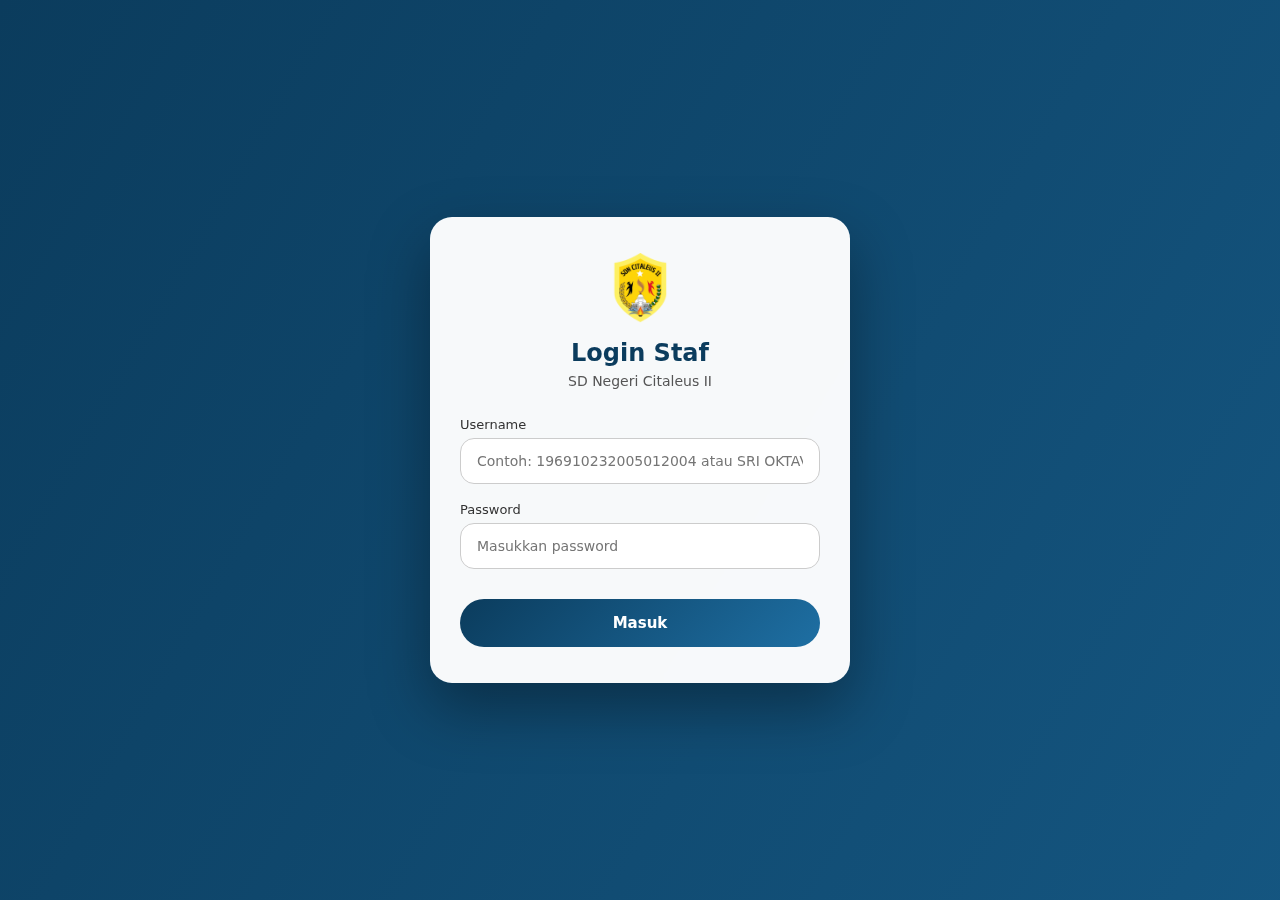
<file: admin.html>
<!DOCTYPE html>
<html lang="id">
<head>
  <meta charset="UTF-8">
  <title>Dashboard Admin - Data Guru & Tendik</title>
  <meta name="viewport" content="width=device-width, initial-scale=1.0">
  <link rel="icon" type="image/png" href="aset/logo.png">
  <meta name="google-site-verification" content="74b50a76ec9ce77a">
  <style>
    * {
      margin: 0;
      padding: 0;
      box-sizing: border-box;
    }

    body {
      font-family: system-ui, sans-serif;
      background: #f0f2f5;
      padding-top: 70px;
    }

    header {
      position: fixed;
      top: 0;
      width: 100%;
      background: linear-gradient(135deg, #0b3c5d, #1e6fa3);
      color: white;
      padding: 16px 20px;
      box-shadow: 0 4px 12px rgba(0, 0, 0, .2);
      z-index: 1000;
      display: flex;
      justify-content: space-between;
      align-items: center;
    }

    header h1 {
      font-size: 20px;
      margin: 0;
    }

    .logout-btn {
      padding: 8px 16px;
      background: #ff4444;
      color: white;
      border: none;
      border-radius: 6px;
      cursor: pointer;
      font-weight: 600;
      transition: .3s;
    }

    .logout-btn:hover {
      background: #cc0000;
      transform: translateY(-2px);
    }

    .container {
      max-width: 1400px;
      margin: 30px auto;
      padding: 20px;
    }

    .info-box {
      background: white;
      padding: 20px;
      border-radius: 12px;
      box-shadow: 0 4px 12px rgba(0, 0, 0, .08);
      margin-bottom: 30px;
    }

    .info-box h2 {
      color: #0b3c5d;
      margin-bottom: 10px;
      font-size: 18px;
    }

    .search-box {
      margin-bottom: 20px;
    }

    .search-box input {
      width: 100%;
      padding: 12px 16px;
      border: 1px solid #ddd;
      border-radius: 8px;
      font-size: 14px;
    }

    .search-box input:focus {
      outline: none;
      border-color: #0b3c5d;
      box-shadow: 0 0 8px rgba(11, 60, 93, .15);
    }

    table {
      width: 100%;
      border-collapse: collapse;
      background: white;
      border-radius: 8px;
      overflow: hidden;
      box-shadow: 0 4px 12px rgba(0, 0, 0, .08);
    }

    thead {
      background: linear-gradient(135deg, #0b3c5d, #1e6fa3);
      color: white;
    }

    th {
      padding: 14px;
      text-align: left;
      font-weight: 600;
      border-bottom: 2px solid #0b3c5d;
    }

    td {
      padding: 12px 14px;
      border-bottom: 1px solid #eee;
    }

    tbody tr {
      transition: .2s;
    }

    tbody tr:hover {
      background: #f8f9fa;
    }

    .row-number {
      color: #999;
      font-weight: 600;
      width: 40px;
    }

    .status-pns {
      background: #d4edda;
      color: #155724;
      padding: 4px 8px;
      border-radius: 4px;
      font-size: 12px;
      font-weight: 600;
    }

    .status-pppk {
      background: #cfe2ff;
      color: #084298;
      padding: 4px 8px;
      border-radius: 4px;
      font-size: 12px;
      font-weight: 600;
    }

    .status-honorer {
      background: #fff3cd;
      color: #856404;
      padding: 4px 8px;
      border-radius: 4px;
      font-size: 12px;
      font-weight: 600;
    }

    .action-btn {
      padding: 6px 12px;
      background: #0b3c5d;
      color: white;
      border: none;
      border-radius: 6px;
      cursor: pointer;
      font-size: 12px;
      transition: .3s;
    }

    .action-btn:hover {
      background: #1e6fa3;
      transform: translateY(-2px);
    }

    @media (max-width: 768px) {
      table {
        font-size: 12px;
      }

      th, td {
        padding: 8px;
      }

      header h1 {
        font-size: 16px;
      }
    }

    .total-info {
      display: grid;
      grid-template-columns: repeat(auto-fit, minmax(200px, 1fr));
      gap: 16px;
      margin-bottom: 20px;
    }

    .info-card {
      background: linear-gradient(135deg, #0b3c5d, #1e6fa3);
      color: white;
      padding: 16px;
      border-radius: 8px;
      text-align: center;
    }

    .info-card .label {
      font-size: 12px;
      opacity: 0.9;
    }

    .info-card .value {
      font-size: 24px;
      font-weight: 700;
      margin-top: 8px;
    }

    @media (max-width: 1024px) {
      .container {
        max-width: 100%;
        padding: 16px;
        margin: 20px auto;
      }

      header {
        padding: 14px 16px;
      }

      header h1 {
        font-size: 18px;
      }

      table {
        font-size: 13px;
      }

      th, td {
        padding: 10px;
      }

      .total-info {
        grid-template-columns: repeat(auto-fit, minmax(150px, 1fr));
        gap: 12px;
      }

      .info-card {
        padding: 14px;
      }

      .info-card .value {
        font-size: 20px;
      }
    }

    @media (max-width: 768px) {
      .container {
        padding: 12px;
        margin: 16px auto;
      }

      header {
        padding: 12px 14px;
        flex-direction: column;
        gap: 10px;
        align-items: flex-start;
      }

      header h1 {
        font-size: 16px;
        margin: 0;
      }

      .logout-btn {
        width: 100%;
        padding: 10px 12px;
      }

      table {
        font-size: 12px;
      }

      th {
        padding: 8px 6px;
        font-size: 11px;
      }

      td {
        padding: 8px 6px;
      }

      .row-number {
        width: 30px;
      }

      .total-info {
        grid-template-columns: repeat(2, 1fr);
        gap: 10px;
      }

      .info-card {
        padding: 12px;
      }

      .info-card .label {
        font-size: 11px;
      }

      .info-card .value {
        font-size: 18px;
      }

      .search-box input {
        font-size: 13px;
        padding: 10px 12px;
      }
    }

    @media (max-width: 480px) {
      .container {
        padding: 10px;
        margin: 14px auto;
      }

      header {
        padding: 10px 12px;
      }

      header h1 {
        font-size: 14px;
      }

      .logout-btn {
        font-size: 12px;
        padding: 8px 10px;
      }

      table {
        font-size: 11px;
      }

      th {
        padding: 6px 4px;
        font-size: 10px;
      }

      td {
        padding: 6px 4px;
      }

      .row-number {
        width: 25px;
        font-size: 10px;
      }

      .total-info {
        grid-template-columns: 1fr;
      }

      .info-card {
        padding: 10px;
      }

      .info-card .label {
        font-size: 10px;
      }

      .info-card .value {
        font-size: 16px;
      }

      .search-box input {
        font-size: 12px;
        padding: 8px 10px;
      }

      .info-box {
        padding: 12px;
        margin-bottom: 16px;
      }

      .info-box h2 {
        font-size: 16px;
      }
    }
  </style>
</head>
<body>
  <header>
    <h1>📊 Dashboard Admin - Data Guru & Tenaga Kependidikan</h1>
    <button class="logout-btn" onclick="logout()">Logout</button>
  </header>

  <div class="container">
    <div class="info-box">
      <h2>Ringkasan Data</h2>
      <div class="total-info">
        <div class="info-card">
          <div class="label">Total GTK</div>
          <div class="value" id="totalGTK">0</div>
        </div>
        <div class="info-card">
          <div class="label">Guru PNS</div>
          <div class="value" id="totalPNS">0</div>
        </div>
        <div class="info-card">
          <div class="label">Guru PPPK</div>
          <div class="value" id="totalPPPK">0</div>
        </div>
        <div class="info-card">
          <div class="label">Honorer</div>
          <div class="value" id="totalHonorer">0</div>
        </div>
      </div>
    </div>

    <div class="info-box">
      <h2>Cari Data Guru</h2>
      <div class="search-box">
        <input type="text" id="searchInput" placeholder="Cari berdasarkan nama, NIP, NUPTK, atau jabatan..." onkeyup="filterTable()">
      </div>
    </div>

    <div class="info-box">
      <h2>Data Lengkap Guru & Tenaga Kependidikan</h2>
      <table id="dataTable">
        <thead>
          <tr>
            <th class="row-number">No</th>
            <th>Nama</th>
            <th>Jabatan</th>
            <th>NIP</th>
            <th>NUPTK</th>
            <th>Tempat Tgl Lahir</th>
            <th>Pendidikan</th>
            <th>Menjabat</th>
            <th>Status</th>
            <th>No HP</th>
          </tr>
        </thead>
        <tbody id="tableBody">
        </tbody>
      </table>
    </div>
  </div>

  <script src="gtk.js"></script>
  <script>
    // Cek login
    const loginUser = JSON.parse(localStorage.getItem("loginUser"));
    if (!loginUser || loginUser.role !== "admin") {
      location.href = "login.html";
    }

    // Konversi object DATA_GTK menjadi array
    const gtkArray = Object.entries(DATA_GTK).map(([key, value]) => ({
      ...value,
      key: key
    }));

    // Hitung statistik
    function updateStats() {
      const total = gtkArray.length;
      const pns = gtkArray.filter(g => g.status_kepegawaian === "PNS").length;
      const pppk = gtkArray.filter(g => g.status_kepegawaian === "PPPK").length;
      const honorer = gtkArray.filter(g => g.status_kepegawaian === "HONORER").length;

      document.getElementById("totalGTK").textContent = total;
      document.getElementById("totalPNS").textContent = pns;
      document.getElementById("totalPPPK").textContent = pppk;
      document.getElementById("totalHonorer").textContent = honorer;
    }

    // Render table
    function renderTable(data) {
      const tableBody = document.getElementById("tableBody");
      tableBody.innerHTML = "";

      data.forEach((gtk, index) => {
        const status = gtk.status_kepegawaian;
        let statusClass = "status-pns";
        if (status === "PPPK") statusClass = "status-pppk";
        if (status === "HONORER") statusClass = "status-honorer";

        const row = document.createElement("tr");
        row.innerHTML = `
          <td class="row-number">${index + 1}</td>
          <td><strong>${gtk.nama}</strong></td>
          <td>${gtk.jabatan}</td>
          <td>${gtk.nip}</td>
          <td>${gtk.nuptk}</td>
          <td>${gtk.tempat_tanggal_lahir}</td>
          <td>${gtk.pendidikan}</td>
          <td>${gtk.menjabat}</td>
          <td><span class="${statusClass}">${status}</span></td>
          <td>${gtk.no_hp}</td>
        `;
        tableBody.appendChild(row);
      });
    }

    // Filter/Search
    function filterTable() {
      const searchValue = document.getElementById("searchInput").value.toLowerCase();
      const filtered = gtkArray.filter(gtk =>
        gtk.nama.toLowerCase().includes(searchValue) ||
        gtk.nip.toLowerCase().includes(searchValue) ||
        gtk.nuptk.toLowerCase().includes(searchValue) ||
        gtk.jabatan.toLowerCase().includes(searchValue) ||
        gtk.menjabat.toLowerCase().includes(searchValue)
      );

      renderTable(filtered);
    }

    // Logout
    function logout() {
      if (confirm("Apakah Anda yakin ingin logout?")) {
        localStorage.removeItem("loginUser");
        location.href = "login.html";
      }
    }

    // Init
    window.onload = function () {
      updateStats();
      renderTable(gtkArray);
    };
  </script>
</body>
</html>
</file>
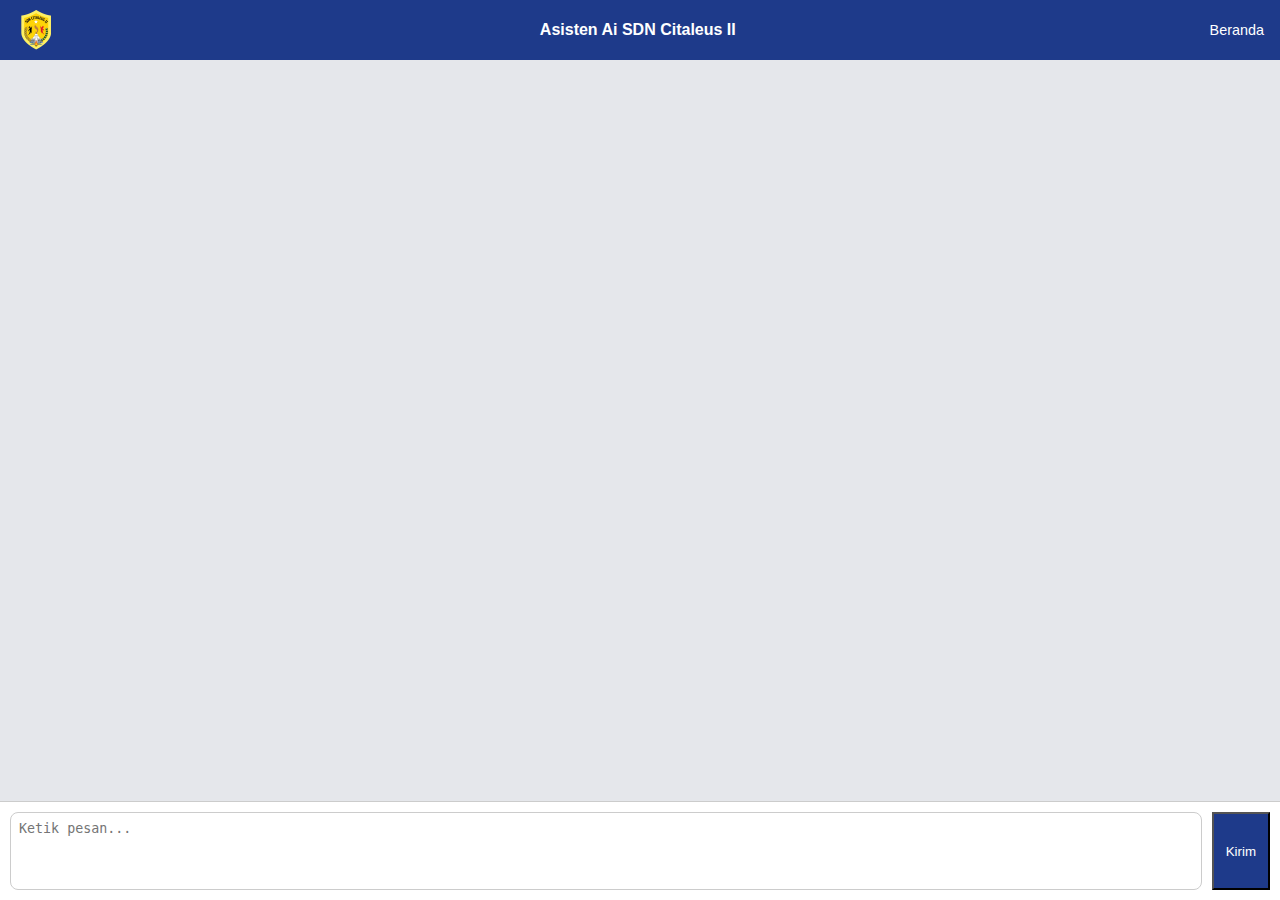
<file: ai.html>
<!DOCTYPE html>
<html lang="id">
<head>
  <meta charset="UTF-8" />
  <meta name="viewport" content="width=device-width, initial-scale=1.0"/>
  <title>Asisten Ai SDN Citaleus II</title>
  <link rel="stylesheet" href="ai.css" />
</head>
<body>

  <header>
    <img src="assets/1747233069960.png" alt="Logo Projek AI" class="logo" />
    <h1>Asisten Ai SDN Citaleus II</h1>
    <a href="index.html" class="home-btn">Beranda</a>
  </header>
  

  <main>
    <div id="chatContainer"></div>
    <form id="chatForm">
      <textarea id="userInput" placeholder="Ketik pesan..." rows="4"></textarea>
      <button type="submit">Kirim</button>
    </form>
  </main>

  <script src="ai.js"></script>
</body>
</html>
</file>
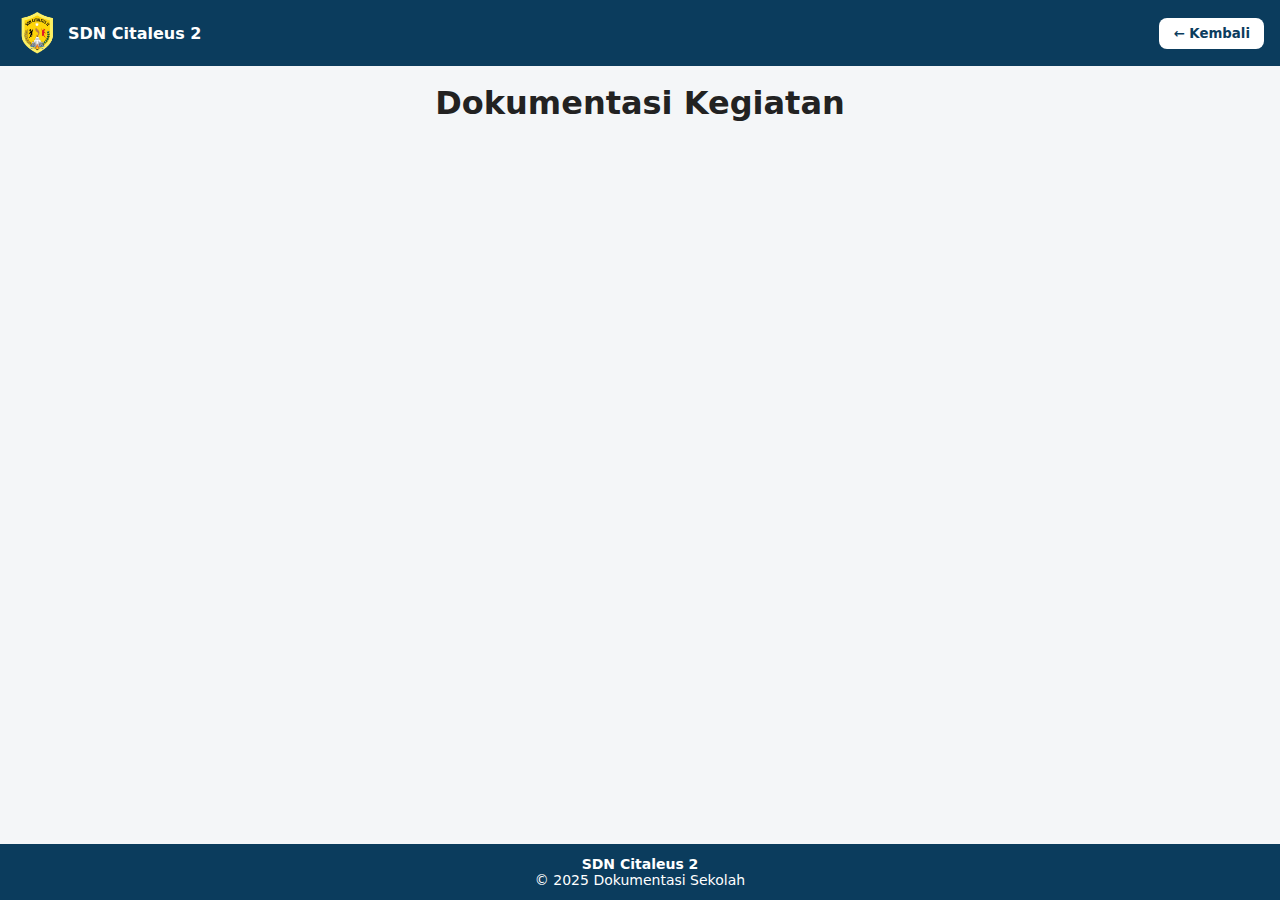
<file: galeri.html>
<!DOCTYPE html>
<html lang="id">
<head>
<meta charset="UTF-8">
<meta name="viewport" content="width=device-width, initial-scale=1">
<title>Dokumentasi SDN Citaleus 2</title>

<!-- LOGO DI TAB CHROME -->
<link rel="icon" type="image/png" href="aset/logo.png">

<style>
*{box-sizing:border-box;margin:0;font-family:system-ui,sans-serif}
body{
  background:#f4f6f8;
  color:#222;
  min-height:100vh;
  display:flex;
  flex-direction:column;
}

/* HEADER */
header{
  position:sticky;top:0;z-index:10;
  background:#0b3c5d;color:#fff;
  padding:12px 16px;
  display:flex;
  justify-content:space-between;
  align-items:center;
}
.brand{
  display:flex;
  align-items:center;
  gap:10px;
}
.brand img{height:42px}
.brand span{font-weight:700}

.back-btn{
  background:#fff;
  color:#0b3c5d;
  border:none;
  padding:8px 14px;
  border-radius:8px;
  font-weight:600;
  cursor:pointer;
}

/* TITLE */
.title{
  text-align:center;
  padding:18px 10px;
}

/* CONTENT */
.content{
  flex:1;
}

iframe{
  width:100%;
  height:calc(100vh - 220px);
  border:none;
}

/* FOOTER */
footer{
  background:#0b3c5d;
  color:#fff;
  text-align:center;
  padding:12px;
  font-size:14px;
  margin-top:auto;
}

/* MOBILE */
@media(max-width:480px){
  .brand span{display:none}
}
</style>
</head>

<body>

<header>
  <div class="brand">
    <img src="aset/logo.png" alt="Logo SDN Citaleus 2">
    <span>SDN Citaleus 2</span>
  </div>
  <button class="back-btn" onclick="history.back()">← Kembali</button>
</header>

<div class="title">
  <h1>Dokumentasi Kegiatan</h1>
</div>

<div class="content">
  <iframe
    src="https://drive.google.com/embeddedfolderview?id=1YxmohSvYXzZf03VNT56VSXrEknWs70IC#grid">
  </iframe>
</div>

<footer>
  <strong>SDN Citaleus 2</strong><br>
  © 2025 Dokumentasi Sekolah
</footer>

</body>
</html>
</file>
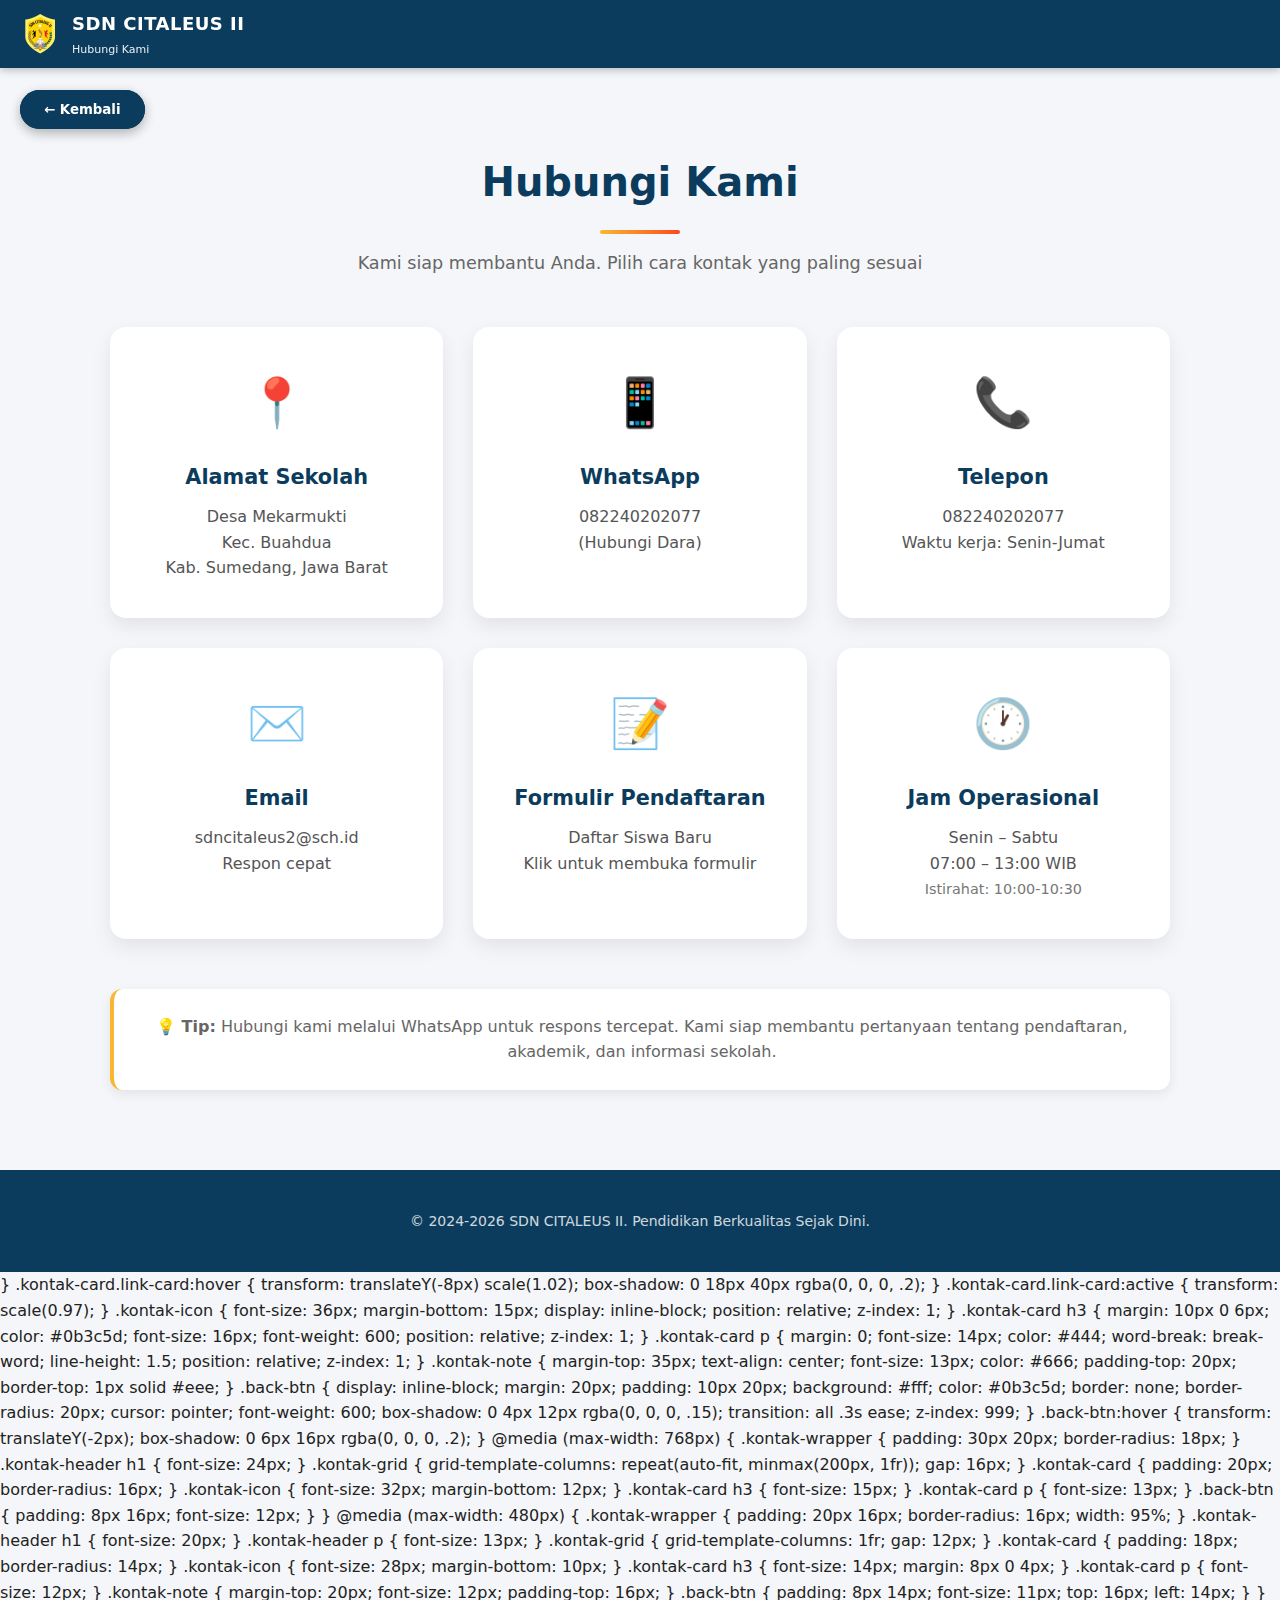
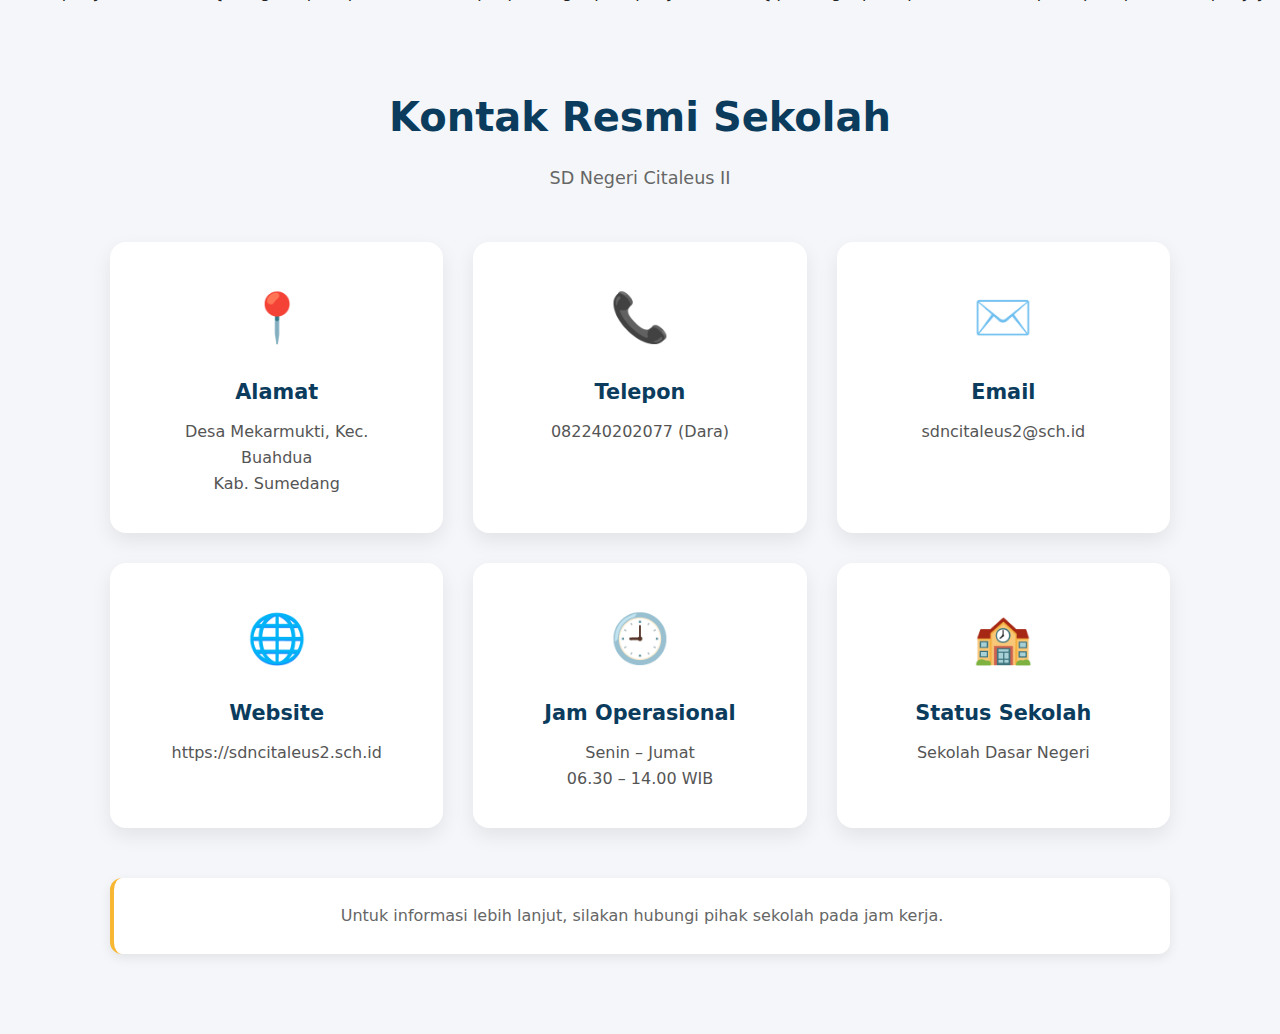
<file: kontak.html>
<!DOCTYPE html><html lang="id"><head><meta charset="UTF-8"><meta name="viewport" content="width=device-width, initial-scale=1.0"><title>Kontak SDN Citaleus II - Hubungi Kami</title><link rel="icon" type="image/png" href="aset/logo.png"><meta name="google-site-verification" content="pC4RjwmddYLwBsg7JiyMGe7l3J7uJYHg-vKc_oa7hVQ" /><link rel="stylesheet" href="string.css"><style>body{background:#f4f6f9;padding-top:70px}#mainHeader{position:fixed;top:0;width:100%;background:#0b3c5d;color:#fff;z-index:1000;padding:10px 20px;box-shadow:0 2px 8px rgba(0,0,0,.25);transition:transform 0.3s ease;display:flex;justify-content:space-between;align-items:center}.header-inner{display:flex;align-items:center;gap:12px}.header-text{display:flex;flex-direction:column;gap:2px}.logo{height:40px;width:40px;object-fit:contain}.school-name{font-weight:700;font-size:18px;letter-spacing:0.5px}.school-subtitle{font-size:11px;opacity:0.9}.section-title{font-size:2.5rem;font-weight:800;text-align:center;margin-bottom:15px;color:#0b3c5d;position:relative;padding-bottom:20px}.section-title::after{content:'';position:absolute;bottom:0;left:50%;transform:translateX(-50%);width:80px;height:4px;background:linear-gradient(90deg,#f7b733,#fc4a1a);border-radius:2px}.kontak-wrapper{max-width:1100px;margin:80px auto;padding:0 20px}.kontak-header{text-align:center;margin-bottom:50px}.kontak-header h1{margin:0;color:#0b3c5d;font-size:2.5rem;margin-bottom:15px;font-weight:800}.kontak-header p{color:#666;margin-top:10px;font-size:1.1rem}.kontak-grid{display:grid;grid-template-columns:repeat(auto-fit,minmax(280px,1fr));gap:30px;margin-bottom:50px}.kontak-card{background:#fff;border-radius:16px;padding:35px;text-align:center;cursor:pointer;transition:all 0.35s cubic-bezier(0.34,1.56,0.64,1);box-shadow:0 8px 20px rgba(0,0,0,0.08);border:2px solid transparent;position:relative;overflow:hidden}.kontak-card::before{content:'';position:absolute;inset:0;background:linear-gradient(135deg,rgba(247,183,51,0.1),rgba(252,74,26,0.1));transform:scaleX(0);transform-origin:left;transition:transform 0.35s ease;z-index:0}.kontak-card:hover::before{transform:scaleX(1)}.kontak-card:hover{transform:translateY(-8px);border-color:#0b3c5d;box-shadow:0 15px 35px rgba(0,0,0,0.12)}.kontak-card.link-card:active{transform:scale(0.97)}.kontak-icon{font-size:3rem;margin-bottom:20px;display:block;position:relative;z-index:1}.kontak-card h3{margin:15px 0 10px;color:#0b3c5d;font-size:1.3rem;font-weight:700;position:relative;z-index:1}.kontak-card p{margin:0;font-size:1rem;color:#555;word-break:break-word;line-height:1.6;position:relative;z-index:1;font-weight:500}.kontak-note{text-align:center;font-size:1rem;color:#666;padding:25px;background:#fff;border-radius:12px;box-shadow:0 4px 12px rgba(0,0,0,0.08);margin:30px 0;border-left:4px solid #f7b733}.back-btn{display:inline-flex;align-items:center;gap:8px;padding:12px 24px;background:#0b3c5d;color:#fff;border:none;border-radius:20px;cursor:pointer;font-weight:600;box-shadow:0 4px 12px rgba(0,0,0,.15);transition:all .3s ease;position:fixed;top:90px;left:20px;z-index:999}.back-btn:hover{transform:translateY(-2px);box-shadow:0 6px 16px rgba(0,0,0,.2);background:#1e6fa3}.footer{background:#0b3c5d;color:white;padding:40px 20px;text-align:center;font-size:14px;margin-top:60px}.footer p{opacity:0.8}@keyframes fadeIn{from{opacity:0;transform:translateY(20px)}to{opacity:1;transform:translateY(0)}}@keyframes slideInUp{from{opacity:0;transform:translateY(30px)}to{opacity:1;transform:translateY(0)}}.kontak-wrapper{animation:fadeIn 0.6s ease}.kontak-card{animation:slideInUp 0.6s ease;animation-fill-mode:both}.kontak-card:nth-child(1){animation-delay:0.1s}.kontak-card:nth-child(2){animation-delay:0.2s}.kontak-card:nth-child(3){animation-delay:0.3s}.kontak-card:nth-child(4){animation-delay:0.4s}.kontak-card:nth-child(5){animation-delay:0.5s}.kontak-card:nth-child(6){animation-delay:0.6s}@media(max-width:1024px){.kontak-grid{grid-template-columns:repeat(2,1fr)}}@media(max-width:768px){#mainHeader{padding:10px 15px}.school-name{font-size:16px}.school-subtitle{display:none}.section-title{font-size:2rem}.kontak-wrapper{margin:70px auto 40px;padding:0 15px}.kontak-header h1{font-size:2rem}.kontak-header p{font-size:1rem}.kontak-grid{grid-template-columns:1fr;gap:20px}.kontak-card{padding:30px 25px}.kontak-icon{font-size:2.5rem}.kontak-card h3{font-size:1.1rem}.kontak-card p{font-size:0.95rem}.back-btn{top:80px;left:15px;padding:10px 18px;font-size:13px}}@media(max-width:480px){.kontak-wrapper{margin:65px auto 30px;padding:0 12px}.kontak-header h1{font-size:1.5rem;margin-bottom:10px}.kontak-header p{font-size:0.95rem}.kontak-grid{grid-template-columns:1fr;gap:16px}.kontak-card{padding:24px 18px;border-radius:12px}.kontak-icon{font-size:2.2rem;margin-bottom:12px}.kontak-card h3{font-size:1rem;margin:12px 0 8px}.kontak-card p{font-size:0.9rem}.back-btn{top:75px;left:12px;padding:8px 14px;font-size:12px}.footer{padding:30px 15px;font-size:12px}}</style></head><body><header id="mainHeader"><div class="header-inner"><img src="aset/logo.png" class="logo" alt="Logo"><div class="header-text"><span class="school-name">SDN CITALEUS II</span><span class="school-subtitle">Hubungi Kami</span></div></div></header><button class="back-btn" onclick="history.back()">← Kembali</button><div class="kontak-wrapper"><div class="kontak-header"><h2 class="section-title">Hubungi Kami</h2><p>Kami siap membantu Anda. Pilih cara kontak yang paling sesuai</p></div><div class="kontak-grid"><a href="https://www.google.com/maps/place/6%C2%B041'53.9%22S+107%C2%B055'16.3%22E" target="_blank" class="kontak-card link-card"><div class="kontak-icon">📍</div><h3>Alamat Sekolah</h3><p>Desa Mekarmukti<br>Kec. Buahdua<br>Kab. Sumedang, Jawa Barat</p></a><a href="https://wa.me/6282240202077/" target="_blank" class="kontak-card link-card"><div class="kontak-icon">📱</div><h3>WhatsApp</h3><p>082240202077<br>(Hubungi Dara)</p></a><a href="tel:082240202077" class="kontak-card link-card"><div class="kontak-icon">📞</div><h3>Telepon</h3><p>082240202077<br>Waktu kerja: Senin-Jumat</p></a><a href="mailto:sdncitaleus2@sch.id" class="kontak-card link-card"><div class="kontak-icon">✉️</div><h3>Email</h3><p>sdncitaleus2@sch.id<br>Respon cepat</p></a><a href="https://forms.gle/vLAP9Jy4Qxn4ZgrA9" target="_blank" class="kontak-card link-card"><div class="kontak-icon">📝</div><h3>Formulir Pendaftaran</h3><p>Daftar Siswa Baru<br>Klik untuk membuka formulir</p></a><div class="kontak-card"><div class="kontak-icon">🕐</div><h3>Jam Operasional</h3><p>Senin – Sabtu<br>07:00 – 13:00 WIB<br><span style="font-size:0.9rem;opacity:0.8">Istirahat: 10:00-10:30</span></p></div></div><div class="kontak-note">💡 <strong>Tip:</strong> Hubungi kami melalui WhatsApp untuk respons tercepat. Kami siap membantu pertanyaan tentang pendaftaran, akademik, dan informasi sekolah.</div></div><footer class="footer"><p>&copy; 2024-2026 SDN CITALEUS II. Pendidikan Berkualitas Sejak Dini.</p></footer><script src="script.js"></script></body></html>
    }

    .kontak-card.link-card:hover {
      transform: translateY(-8px) scale(1.02);
      box-shadow: 0 18px 40px rgba(0, 0, 0, .2);
    }

    .kontak-card.link-card:active {
      transform: scale(0.97);
    }

    .kontak-icon {
      font-size: 36px;
      margin-bottom: 15px;
      display: inline-block;
      position: relative;
      z-index: 1;
    }

    .kontak-card h3 {
      margin: 10px 0 6px;
      color: #0b3c5d;
      font-size: 16px;
      font-weight: 600;
      position: relative;
      z-index: 1;
    }

    .kontak-card p {
      margin: 0;
      font-size: 14px;
      color: #444;
      word-break: break-word;
      line-height: 1.5;
      position: relative;
      z-index: 1;
    }

    .kontak-note {
      margin-top: 35px;
      text-align: center;
      font-size: 13px;
      color: #666;
      padding-top: 20px;
      border-top: 1px solid #eee;
    }

    .back-btn {
      display: inline-block;
      margin: 20px;
      padding: 10px 20px;
      background: #fff;
      color: #0b3c5d;
      border: none;
      border-radius: 20px;
      cursor: pointer;
      font-weight: 600;
      box-shadow: 0 4px 12px rgba(0, 0, 0, .15);
      transition: all .3s ease;
      z-index: 999;
    }

    .back-btn:hover {
      transform: translateY(-2px);
      box-shadow: 0 6px 16px rgba(0, 0, 0, .2);
    }

    @media (max-width: 768px) {
      .kontak-wrapper {
        padding: 30px 20px;
        border-radius: 18px;
      }

      .kontak-header h1 {
        font-size: 24px;
      }

      .kontak-grid {
        grid-template-columns: repeat(auto-fit, minmax(200px, 1fr));
        gap: 16px;
      }

      .kontak-card {
        padding: 20px;
        border-radius: 16px;
      }

      .kontak-icon {
        font-size: 32px;
        margin-bottom: 12px;
      }

      .kontak-card h3 {
        font-size: 15px;
      }

      .kontak-card p {
        font-size: 13px;
      }

      .back-btn {
        padding: 8px 16px;
        font-size: 12px;
      }
    }

    @media (max-width: 480px) {
      .kontak-wrapper {
        padding: 20px 16px;
        border-radius: 16px;
        width: 95%;
      }

      .kontak-header h1 {
        font-size: 20px;
      }

      .kontak-header p {
        font-size: 13px;
      }

      .kontak-grid {
        grid-template-columns: 1fr;
        gap: 12px;
      }

      .kontak-card {
        padding: 18px;
        border-radius: 14px;
      }

      .kontak-icon {
        font-size: 28px;
        margin-bottom: 10px;
      }

      .kontak-card h3 {
        font-size: 14px;
        margin: 8px 0 4px;
      }

      .kontak-card p {
        font-size: 12px;
      }

      .kontak-note {
        margin-top: 20px;
        font-size: 12px;
        padding-top: 16px;
      }

      .back-btn {
        padding: 8px 14px;
        font-size: 11px;
        top: 16px;
        left: 14px;
      }
    }
  </style>
</head>
<body>
  <button class="back-btn" onclick="history.back()">← Kembali</button>

  <div class="kontak-wrapper">
    <div class="kontak-header">
      <h1>Kontak Resmi Sekolah</h1>
      <p>SD Negeri Citaleus II</p>
    </div>

    <div class="kontak-grid">
      <a href="https://www.google.com/maps/place/6%C2%B041'53.9%22S+107%C2%B055'16.3%22E" target="_blank" class="kontak-card link-card">
        <div class="kontak-icon">📍</div>
        <h3>Alamat</h3>
        <p>Desa Mekarmukti, Kec. Buahdua<br>Kab. Sumedang</p>
      </a>

      <a href="https://wa.me/082240202077/" target="_blank" class="kontak-card link-card">
        <div class="kontak-icon">📞</div>
        <h3>Telepon</h3>
        <p>082240202077 (Dara)</p>
      </a>

      <a href="mailto:sdncitaleus2@sch.id" class="kontak-card link-card">
        <div class="kontak-icon">✉️</div>
        <h3>Email</h3>
        <p>sdncitaleus2@sch.id</p>
      </a>

      <div class="kontak-card">
        <div class="kontak-icon">🌐</div>
        <h3>Website</h3>
        <p>https://sdncitaleus2.sch.id</p>
      </div>

      <div class="kontak-card">
        <div class="kontak-icon">🕘</div>
        <h3>Jam Operasional</h3>
        <p>Senin – Jumat<br>06.30 – 14.00 WIB</p>
      </div>

      <div class="kontak-card">
        <div class="kontak-icon">🏫</div>
        <h3>Status Sekolah</h3>
        <p>Sekolah Dasar Negeri</p>
      </div>
    </div>

    <div class="kontak-note">
      Untuk informasi lebih lanjut, silakan hubungi pihak sekolah pada jam kerja.
    </div>
  </div>
</body>

</html>
</file>
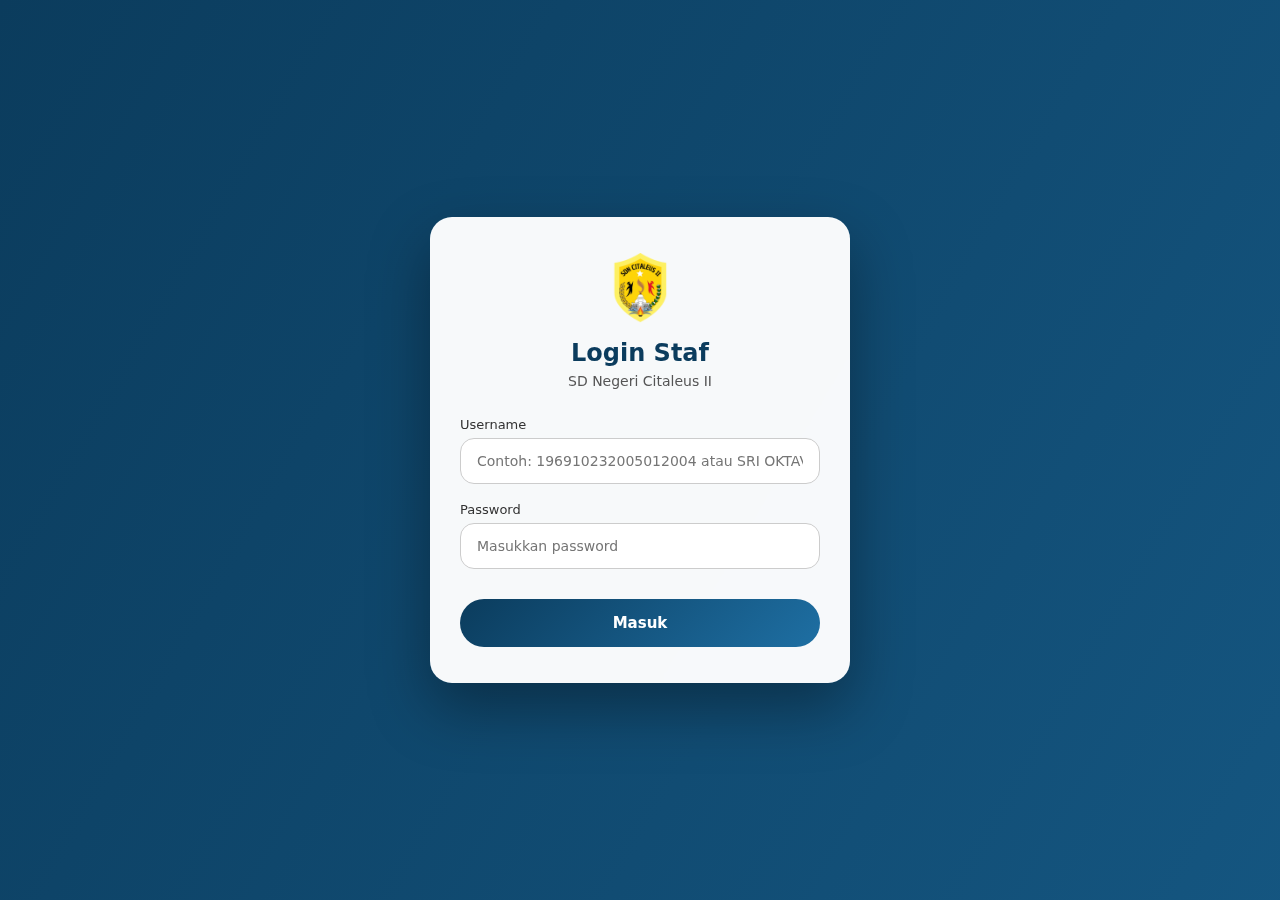
<file: login.html>
<!DOCTYPE html>
<html lang="id">
<head>
  <meta charset="UTF-8">
  <title>Login Staf | SDN Citaleus II</title>
  <meta name="viewport" content="width=device-width, initial-scale=1.0">
  <link rel="icon" type="image/png" href="aset/logo.png">
  <meta name="google-site-verification" content="pC4RjwmddYLwBsg7JiyMGe7l3J7uJYHg-vKc_oa7hVQ" />
  <style>
    :root {
      --biru: #0b3c5d;
      --biru-muda: #1e6fa3;
      --putih: #fff;
    }

    * {
      box-sizing: border-box;
      font-family: system-ui, sans-serif;
    }

    body {
      margin: 0;
      min-height: 100vh;
      background: linear-gradient(120deg, #0b3c5d, #1e6fa3, #0b3c5d);
      background-size: 400% 400%;
      animation: bgMove 12s ease infinite;
      display: flex;
      justify-content: center;
      align-items: center;
      padding: 20px;
    }

    @keyframes bgMove {
      0% { background-position: 0% 50%; }
      50% { background-position: 100% 50%; }
      100% { background-position: 0% 50%; }
    }

    .login-wrapper {
      width: 100%;
      max-width: 420px;
    }

    .login-card {
      background: rgba(255, 255, 255, .97);
      border-radius: 22px;
      padding: 36px 30px;
      box-shadow: 0 25px 60px rgba(0, 0, 0, .35);
      animation: cardIn .8s ease;
      backdrop-filter: blur(10px);
    }

    @keyframes cardIn {
      from {
        opacity: 0;
        transform: translateY(40px) scale(.95);
      }
      to {
        opacity: 1;
        transform: translateY(0) scale(1);
      }
    }

    .login-header {
      text-align: center;
      margin-bottom: 28px;
    }

    .login-header img {
      width: 70px;
      margin-bottom: 12px;
      animation: logoFloat 3s ease-in-out infinite;
    }

    @keyframes logoFloat {
      0%, 100% { transform: translateY(0px); }
      50% { transform: translateY(-10px); }
    }

    .login-header h2 {
      margin: 0;
      color: var(--biru);
      font-size: 24px;
    }

    .login-header p {
      font-size: 14px;
      color: #555;
      margin-top: 6px;
    }

    .form-group {
      margin-bottom: 18px;
    }

    .form-group label {
      font-size: 13px;
      color: #333;
      margin-bottom: 6px;
      display: block;
      font-weight: 500;
    }

    .form-group input {
      width: 100%;
      padding: 14px 16px;
      border-radius: 14px;
      border: 1px solid #ccc;
      font-size: 14px;
      transition: all .3s ease;
    }

    .form-group input:focus {
      outline: none;
      border-color: var(--biru-muda);
      box-shadow: 0 0 0 3px rgba(30, 111, 163, .18);
      transform: scale(1.02);
    }

    .login-btn {
      width: 100%;
      margin-top: 12px;
      padding: 15px;
      border-radius: 40px;
      border: none;
      background: linear-gradient(135deg, var(--biru), var(--biru-muda));
      color: white;
      font-size: 15px;
      font-weight: 600;
      cursor: pointer;
      transition: all .35s ease;
      position: relative;
      overflow: hidden;
    }

    .login-btn::after {
      content: '';
      position: absolute;
      inset: 0;
      background: rgba(255, 255, 255, .2);
      opacity: 0;
      transition: opacity .3s ease;
    }

    .login-btn:hover {
      transform: translateY(-3px);
      box-shadow: 0 14px 35px rgba(30, 111, 163, .5);
    }

    .login-btn:hover::after {
      opacity: 1;
    }

    .login-btn:active {
      transform: scale(.96);
    }

    .login-error {
      margin-top: 14px;
      font-size: 13px;
      color: #ff1900;
      text-align: center;
      display: none;
      animation: shake .4s ease;
    }

    @keyframes shake {
      0%, 100% { transform: translateX(0); }
      50% { transform: translateX(-4px); }
      75% { transform: translateX(4px); }
    }

    .login-card.error {
      animation: errorFlash 1s ease;
      border: 2px solid #ff1900;
    }

    @keyframes errorFlash {
      0% { background: #fff; box-shadow: 0 25px 60px rgba(0, 0, 0, .35); }
      30% { background: #ffecec; box-shadow: 0 25px 60px rgba(231, 76, 60, .45); }
      100% { background: #fff; box-shadow: 0 25px 60px rgba(0, 0, 0, .35); }
    }

    @media (max-width: 480px) {
      .login-card {
        padding: 28px 20px;
        border-radius: 18px;
      }

      .login-header h2 {
        font-size: 20px;
      }

      .login-header img {
        width: 60px;
      }

      .form-group input {
        padding: 12px 14px;
        font-size: 13px;
      }

      .login-btn {
        padding: 13px;
        font-size: 14px;
      }
    }

    @media (max-width: 360px) {
      .login-wrapper {
        max-width: 100%;
      }

      .login-card {
        padding: 24px 16px;
        border-radius: 16px;
      }

      .login-header h2 {
        font-size: 18px;
      }

      .login-header img {
        width: 50px;
      }

      .form-group {
        margin-bottom: 14px;
      }

      .form-group input {
        padding: 11px 12px;
        font-size: 12px;
      }

      .login-btn {
        padding: 12px;
        margin-top: 10px;
      }
    }
  </style>
</head>
<body>
  <div class="login-wrapper">
    <div class="login-card">
      <div class="login-header">
        <img src="aset/logo.png" alt="Logo SDN">
        <h2>Login Staf</h2>
        <p>SD Negeri Citaleus II</p>
      </div>

      <div class="form-group">
        <label>Username</label>
        <input type="text" id="username" placeholder="Contoh: 196910232005012004 atau SRI OKTAVIANI">
      </div>

      <div class="form-group">
        <label>Password</label>
        <input type="password" id="password" placeholder="Masukkan password">
      </div>

      <button class="login-btn" onclick="login()">Masuk</button>
      <div class="login-error" id="loginError">Username atau password salah</div>
    </div>
  </div>

  <script src="string.js"></script>
</body>

</html>
</file>
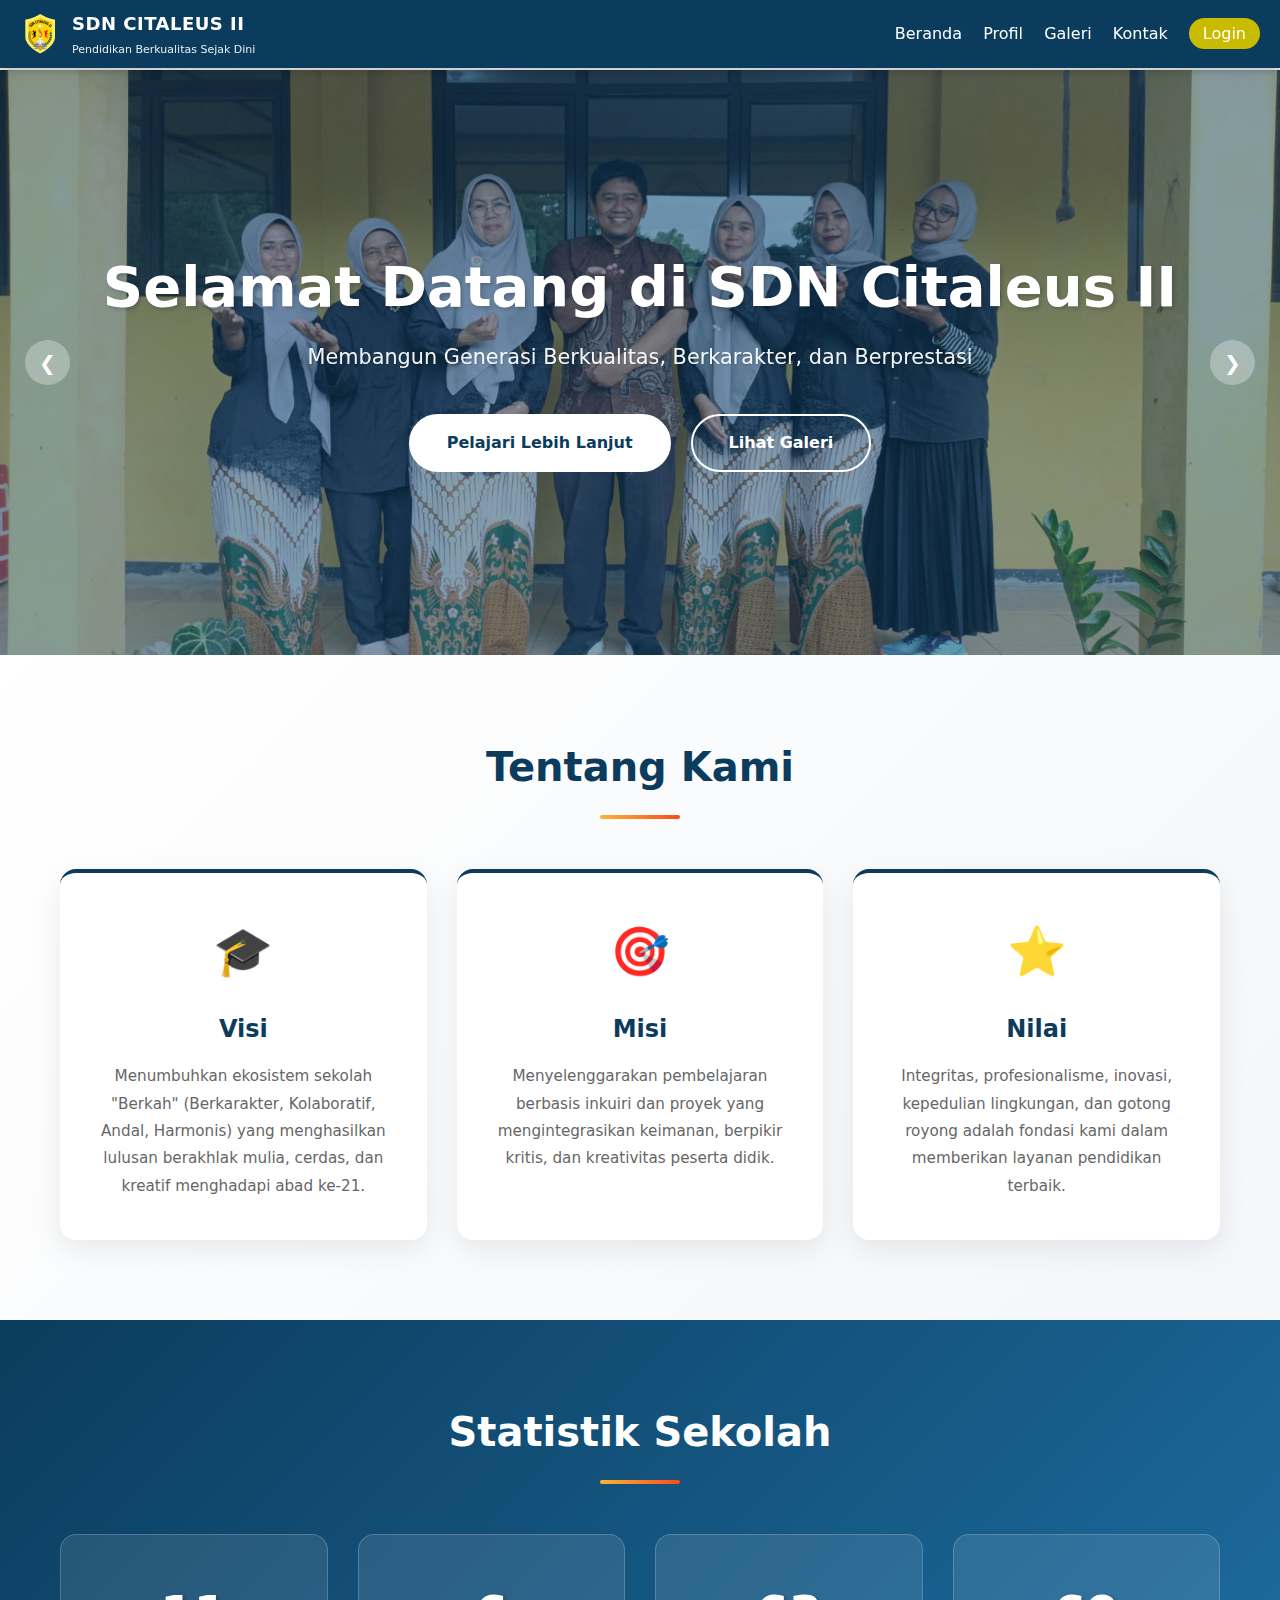
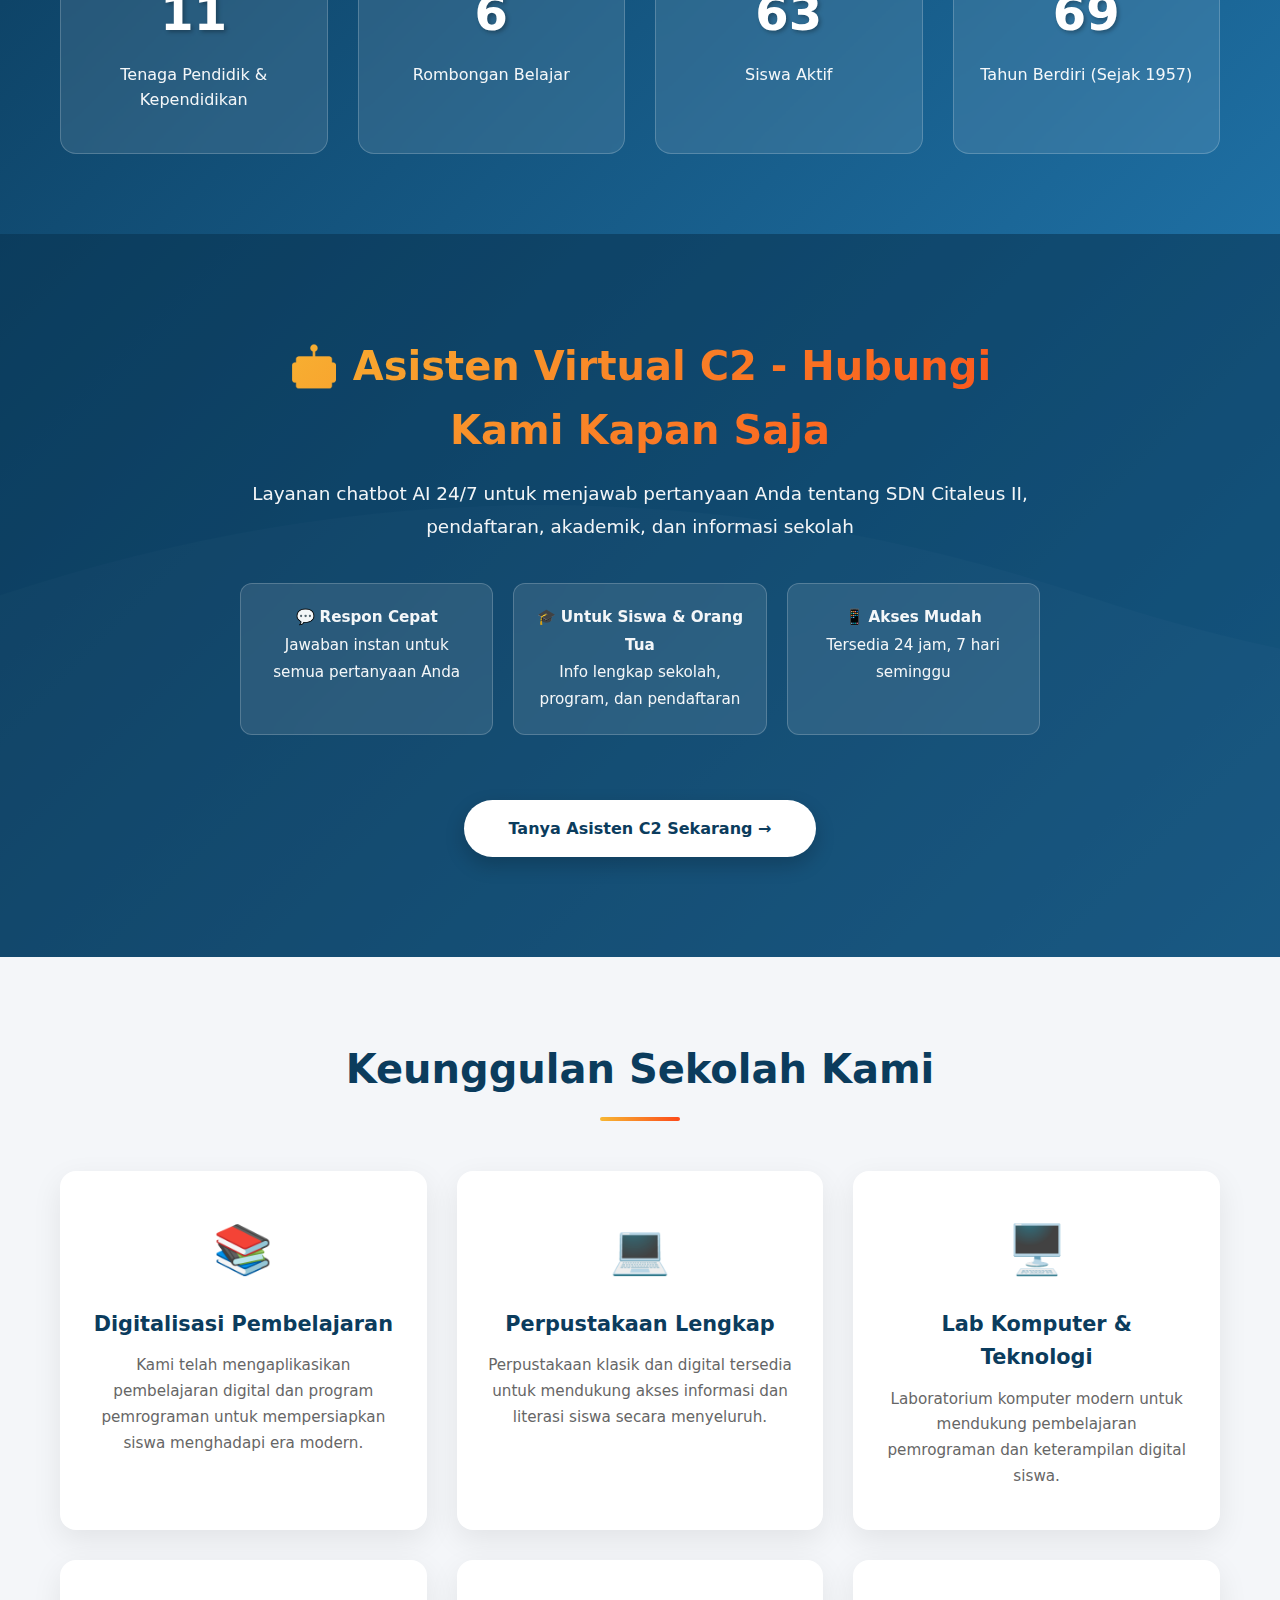
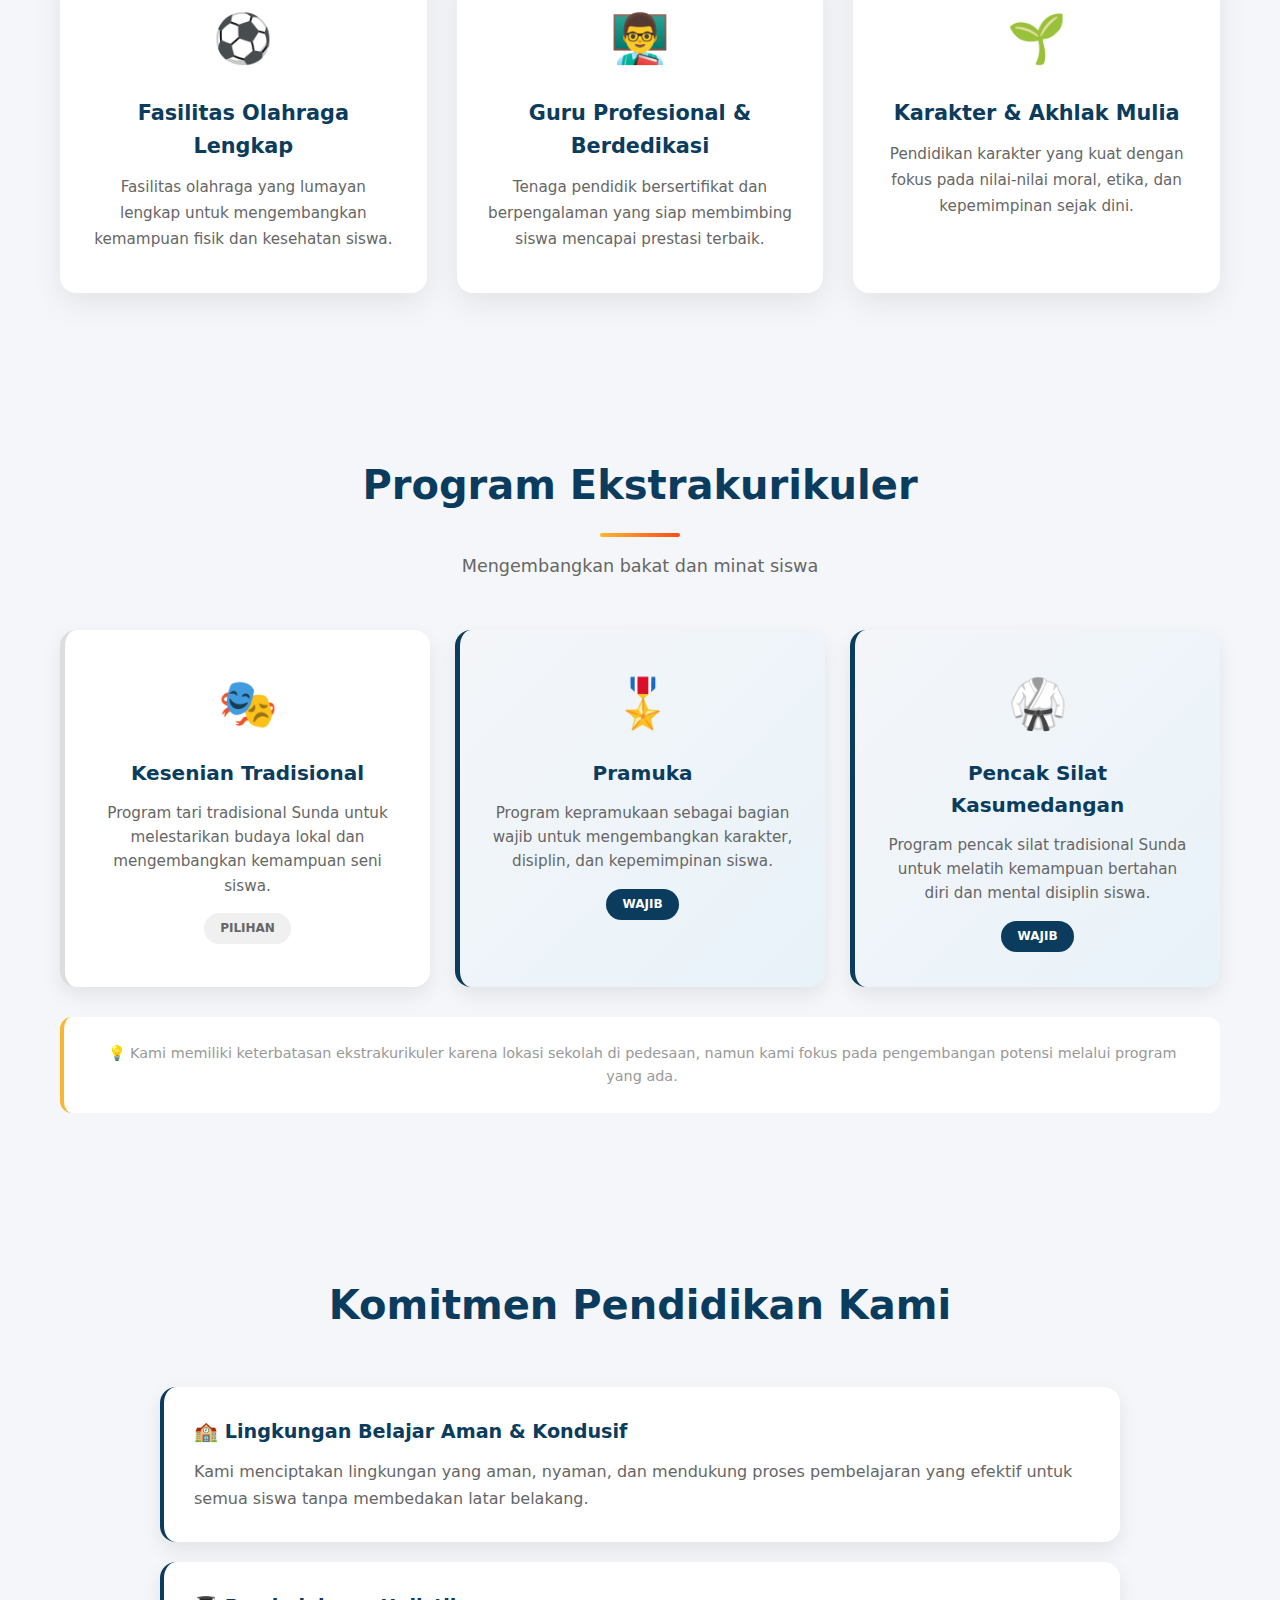
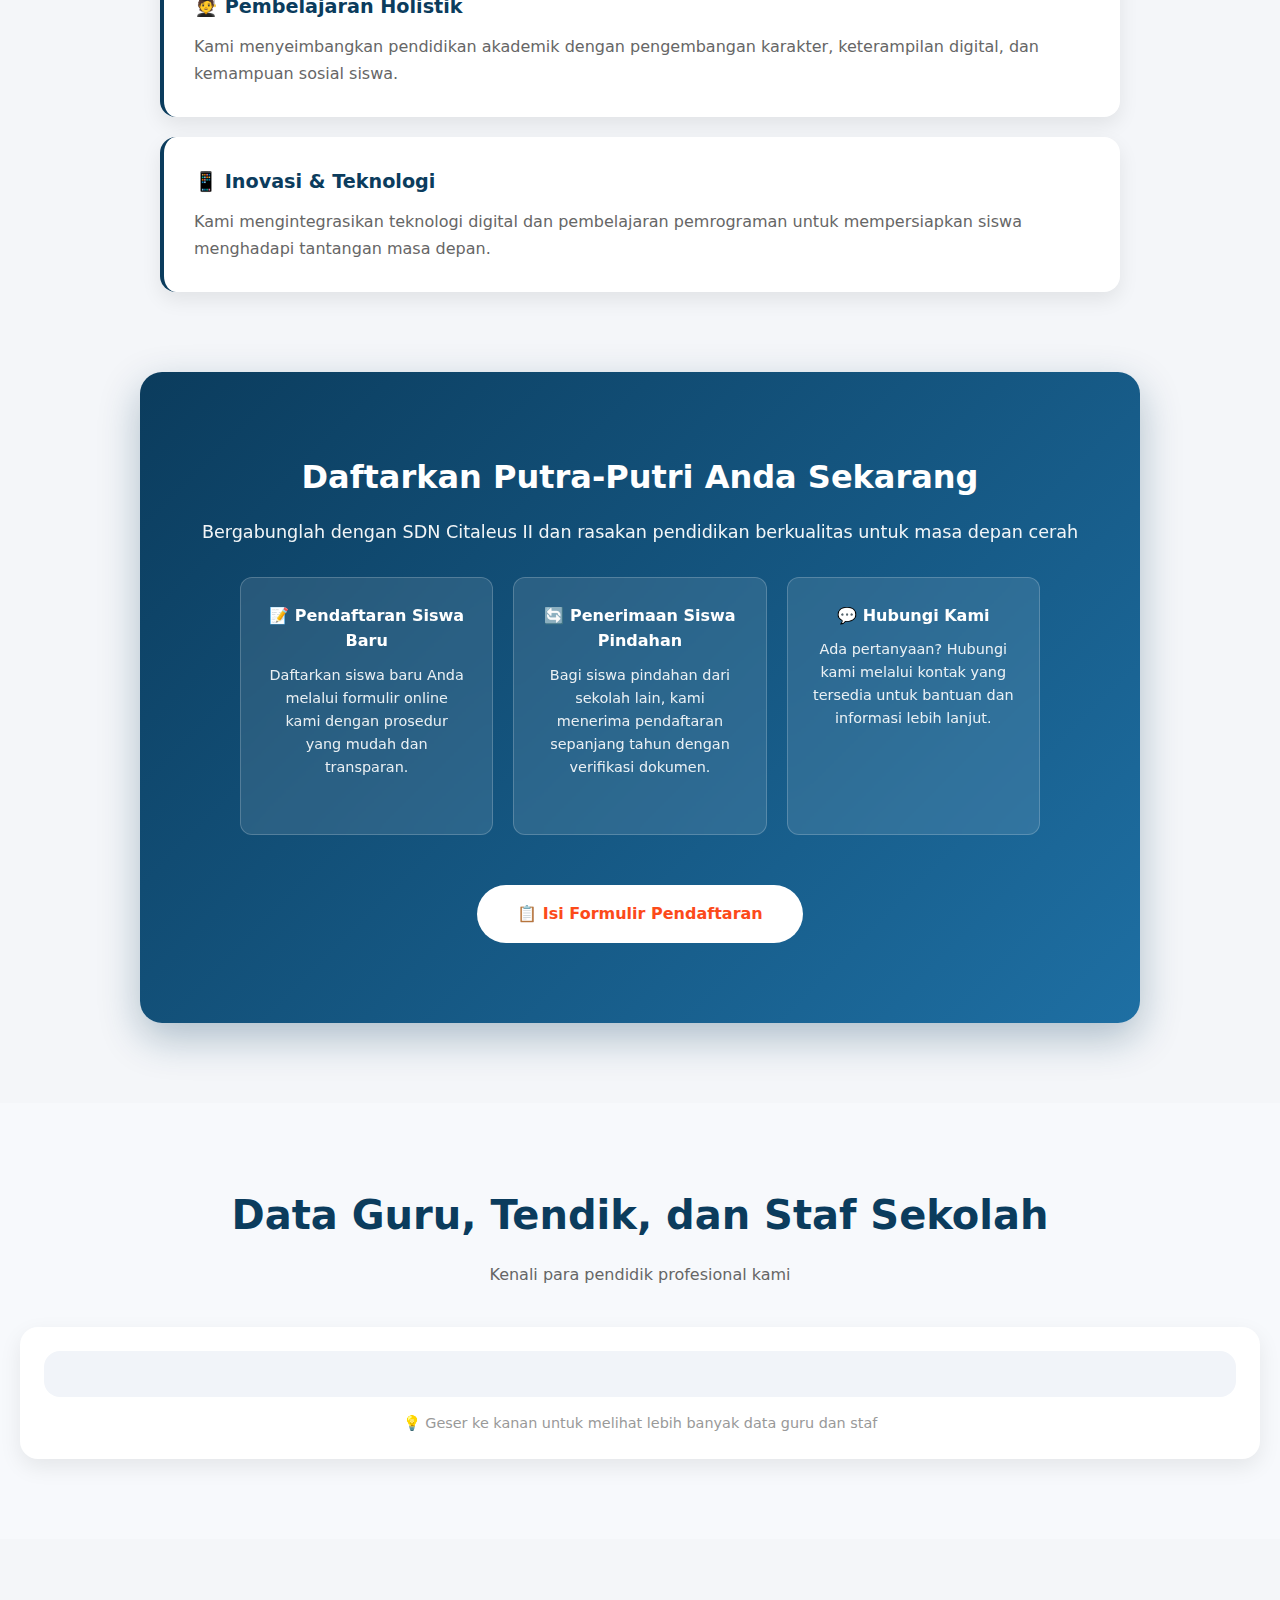
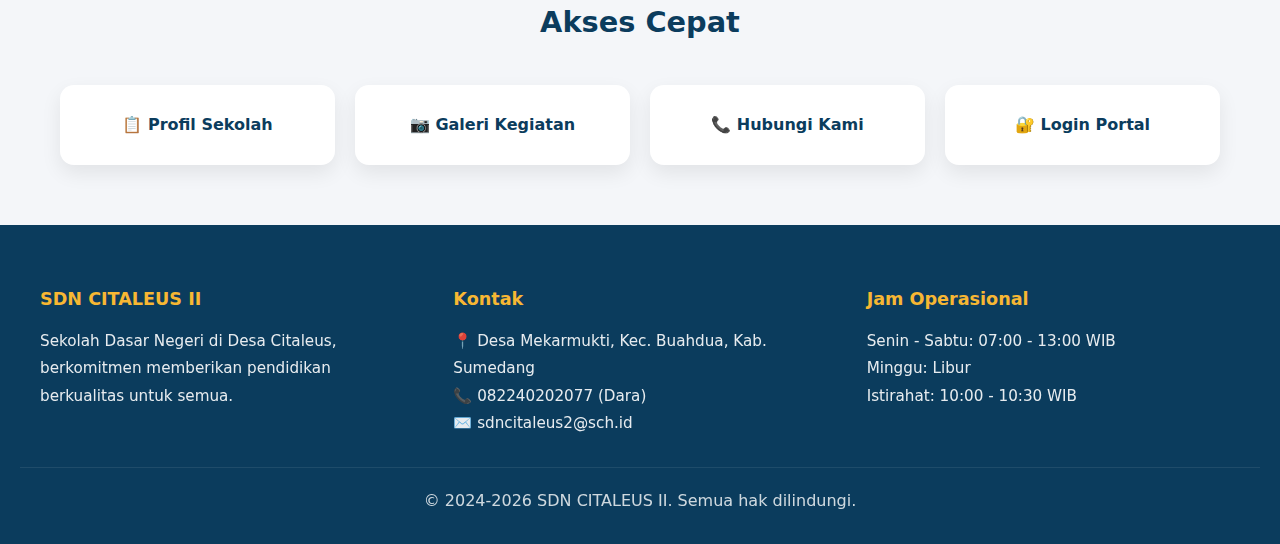
<file: ma1n.html>
<!DOCTYPE html>
<html lang="id">
<head>
  <meta charset="UTF-8">
  <meta name="viewport" content="width=device-width, initial-scale=1.0">
  <title>SDN CITALEUS II - Sekolah Dasar Negeri Citaleus II</title>
  <link rel="icon" type="image/png" href="aset/logo.png">
  <meta name="google-site-verification" content="74b50a76ec9ce77a">
  <link rel="stylesheet" href="string.css">
</head>
<body>
  <!-- HEADER / NAVIGASI -->
  <header id="mainHeader">
    <div class="header-inner">
      <img src="aset/logo.png" class="logo" alt="Logo Sekolah SDN Citaleus II">
      <div class="header-text">
        <span class="school-name">SDN CITALEUS II</span>
        <span class="school-subtitle">Pendidikan Berkualitas Sejak Dini</span>
      </div>
    </div>
    <nav id="navMenu">
      <a href="ma1n.html">Beranda</a>
      <a href="profil.html">Profil</a>
      <a href="galeri.html">Galeri</a>
      <a href="kontak.html">Kontak</a>
      <a href="login.html" class="login-btn">Login</a>
    </nav>
    <div class="burger" id="burgerMenu">&#9776;</div>
  </header>

  <!-- HERO SECTION DENGAN CAROUSEL -->
  <section class="hero-section">
    <div class="carousel-container">
      <div class="carousel-slides" id="carouselSlides">
        <div class="carousel-slide active" style="background-image: url('aset/fotber1.jpeg');">
          <div class="carousel-overlay"></div>
        </div>
        <div class="carousel-slide" style="background-image: url('aset/fotber2.jpeg');">
          <div class="carousel-overlay"></div>
        </div>
        <div class="carousel-slide" style="background-image: url('aset/fotber3.jpeg');">
          <div class="carousel-overlay"></div>
        </div>
        <div class="carousel-slide" style="background-image: url('aset/fotber4.jpeg');">
          <div class="carousel-overlay"></div>
        </div>
      </div>
      
      <!-- Carousel Controls -->
      <div class="carousel-controls">
        <button class="carousel-btn carousel-prev" id="prevBtn" onclick="prevSlide()" title="Slide Sebelumnya">❮</button>
        <button class="carousel-btn carousel-next" id="nextBtn" onclick="nextSlide()" title="Slide Berikutnya">❯</button>
      </div>
      
      <!-- Carousel Indicators -->
      <div class="carousel-indicators" id="carouselIndicators"></div>
    </div>
    
    <div class="hero-overlay"></div>
    
    <!-- Hero Content -->
    <div class="hero-content">
      <h1 class="hero-title">Selamat Datang di SDN Citaleus II</h1>
      <p class="hero-subtitle">Membangun Generasi Berkualitas, Berkarakter, dan Berprestasi</p>
      <div class="hero-buttons">
        <a href="profil.html" class="hero-btn btn-primary">Pelajari Lebih Lanjut</a>
        <a href="galeri.html" class="hero-btn btn-secondary">Lihat Galeri</a>
      </div>
    </div>
  </section>

  <!-- SECTION: TENTANG KAMI -->
  <section class="about-section">
    <div class="container">
      <h2 class="section-title">Tentang Kami</h2>
      <div class="about-grid">
        <div class="about-card">
          <div class="about-icon">🎓</div>
          <h3>Visi</h3>
          <p>Menumbuhkan ekosistem sekolah "Berkah" (Berkarakter, Kolaboratif, Andal, Harmonis) yang menghasilkan lulusan berakhlak mulia, cerdas, dan kreatif menghadapi abad ke-21.</p>
        </div>
        <div class="about-card">
          <div class="about-icon">🎯</div>
          <h3>Misi</h3>
          <p>Menyelenggarakan pembelajaran berbasis inkuiri dan proyek yang mengintegrasikan keimanan, berpikir kritis, dan kreativitas peserta didik.</p>
        </div>
        <div class="about-card">
          <div class="about-icon">⭐</div>
          <h3>Nilai</h3>
          <p>Integritas, profesionalisme, inovasi, kepedulian lingkungan, dan gotong royong adalah fondasi kami dalam memberikan layanan pendidikan terbaik.</p>
        </div>
      </div>
    </div>
  </section>

  <!-- SECTION: STATISTIK -->
  <section class="stats-section">
    <div class="container">
      <h2 class="section-title stats-title">Statistik Sekolah</h2>
      <div class="stats-grid">
        <div class="stat-card">
          <div class="stat-number">11</div>
          <div class="stat-label">Tenaga Pendidik & Kependidikan</div>
        </div>
        <div class="stat-card">
          <div class="stat-number">6</div>
          <div class="stat-label">Rombongan Belajar</div>
        </div>
        <div class="stat-card">
          <div class="stat-number">63</div>
          <div class="stat-label">Siswa Aktif</div>
        </div>
        <div class="stat-card">
          <div class="stat-number">69</div>
          <div class="stat-label">Tahun Berdiri (Sejak 1957)</div>
        </div>
      </div>
    </div>
  </section>

  <!-- SECTION: ASISTEN VIRTUAL -->
  <section class="ai-promo">
    <div class="ai-content">
      <h2>🤖 Asisten Virtual C2 - Hubungi Kami Kapan Saja</h2>
      <p>Layanan chatbot AI 24/7 untuk menjawab pertanyaan Anda tentang SDN Citaleus II, pendaftaran, akademik, dan informasi sekolah</p>
      <div class="ai-features">
        <div class="ai-feature-item">
          <p>💬 <strong>Respon Cepat</strong><br>Jawaban instan untuk semua pertanyaan Anda</p>
        </div>
        <div class="ai-feature-item">
          <p>🎓 <strong>Untuk Siswa & Orang Tua</strong><br>Info lengkap sekolah, program, dan pendaftaran</p>
        </div>
        <div class="ai-feature-item">
          <p>📱 <strong>Akses Mudah</strong><br>Tersedia 24 jam, 7 hari seminggu</p>
        </div>
      </div>
      <a href="https://perchance.org/cidu-c2" class="ai-button" target="_blank">Tanya Asisten C2 Sekarang →</a>
    </div>
  </section>

  <!-- SECTION: KEUNGGULAN SEKOLAH -->
  <section class="features-section">
    <div class="container">
      <h2 class="section-title">Keunggulan Sekolah Kami</h2>
      <div class="features-grid">
        <div class="feature-card">
          <span class="feature-icon">📚</span>
          <h3>Digitalisasi Pembelajaran</h3>
          <p>Kami telah mengaplikasikan pembelajaran digital dan program pemrograman untuk mempersiapkan siswa menghadapi era modern.</p>
        </div>
        <div class="feature-card">
          <span class="feature-icon">💻</span>
          <h3>Perpustakaan Lengkap</h3>
          <p>Perpustakaan klasik dan digital tersedia untuk mendukung akses informasi dan literasi siswa secara menyeluruh.</p>
        </div>
        <div class="feature-card">
          <span class="feature-icon">🖥️</span>
          <h3>Lab Komputer & Teknologi</h3>
          <p>Laboratorium komputer modern untuk mendukung pembelajaran pemrograman dan keterampilan digital siswa.</p>
        </div>
        <div class="feature-card">
          <span class="feature-icon">⚽</span>
          <h3>Fasilitas Olahraga Lengkap</h3>
          <p>Fasilitas olahraga yang lumayan lengkap untuk mengembangkan kemampuan fisik dan kesehatan siswa.</p>
        </div>
        <div class="feature-card">
          <span class="feature-icon">👨‍🏫</span>
          <h3>Guru Profesional & Berdedikasi</h3>
          <p>Tenaga pendidik bersertifikat dan berpengalaman yang siap membimbing siswa mencapai prestasi terbaik.</p>
        </div>
        <div class="feature-card">
          <span class="feature-icon">🌱</span>
          <h3>Karakter & Akhlak Mulia</h3>
          <p>Pendidikan karakter yang kuat dengan fokus pada nilai-nilai moral, etika, dan kepemimpinan sejak dini.</p>
        </div>
      </div>
    </div>
  </section>

  <!-- SECTION: EKSTRAKURIKULER -->
  <section class="ekstrakurikuler">
    <div class="container">
      <h2 class="section-title">Program Ekstrakurikuler</h2>
      <p class="section-subtitle">Mengembangkan bakat dan minat siswa</p>
      <div class="ekstra-grid">
        <div class="ekstra-card">
          <div class="ekstra-icon">🎭</div>
          <h3>Kesenian Tradisional</h3>
          <p>Program tari tradisional Sunda untuk melestarikan budaya lokal dan mengembangkan kemampuan seni siswa.</p>
          <span class="badge">Pilihan</span>
        </div>
        <div class="ekstra-card active">
          <div class="ekstra-icon">🎖️</div>
          <h3>Pramuka</h3>
          <p>Program kepramukaan sebagai bagian wajib untuk mengembangkan karakter, disiplin, dan kepemimpinan siswa.</p>
          <span class="badge badge-required">Wajib</span>
        </div>
        <div class="ekstra-card active">
          <div class="ekstra-icon">🥋</div>
          <h3>Pencak Silat Kasumedangan</h3>
          <p>Program pencak silat tradisional Sunda untuk melatih kemampuan bertahan diri dan mental disiplin siswa.</p>
          <span class="badge badge-required">Wajib</span>
        </div>
      </div>
      <p class="ekstra-note">💡 Kami memiliki keterbatasan ekstrakurikuler karena lokasi sekolah di pedesaan, namun kami fokus pada pengembangan potensi melalui program yang ada.</p>
    </div>
  </section>

  <!-- SECTION: KOMITMEN PENDIDIKAN -->
  <section class="unggulan">
    <h2>Komitmen Pendidikan Kami</h2>
    <div class="vision-content">
      <div class="vision-item">
        <h3>🏫 Lingkungan Belajar Aman & Kondusif</h3>
        <p>Kami menciptakan lingkungan yang aman, nyaman, dan mendukung proses pembelajaran yang efektif untuk semua siswa tanpa membedakan latar belakang.</p>
      </div>
      <div class="vision-item">
        <h3>🧑‍🎓 Pembelajaran Holistik</h3>
        <p>Kami menyeimbangkan pendidikan akademik dengan pengembangan karakter, keterampilan digital, dan kemampuan sosial siswa.</p>
      </div>
      <div class="vision-item">
        <h3>📱 Inovasi & Teknologi</h3>
        <p>Kami mengintegrasikan teknologi digital dan pembelajaran pemrograman untuk mempersiapkan siswa menghadapi tantangan masa depan.</p>
      </div>
    </div>
  </section>

  <!-- SECTION: PENDAFTARAN -->
  <section class="spmb enrollment-section">
    <h2>Daftarkan Putra-Putri Anda Sekarang</h2>
    <p class="enrollment-subtitle">Bergabunglah dengan SDN Citaleus II dan rasakan pendidikan berkualitas untuk masa depan cerah</p>
    <div class="spmb-content">
      <div class="spmb-item">
        <h3>📝 Pendaftaran Siswa Baru</h3>
        <p>Daftarkan siswa baru Anda melalui formulir online kami dengan prosedur yang mudah dan transparan.</p>
      </div>
      <div class="spmb-item">
        <h3>🔄 Penerimaan Siswa Pindahan</h3>
        <p>Bagi siswa pindahan dari sekolah lain, kami menerima pendaftaran sepanjang tahun dengan verifikasi dokumen.</p>
      </div>
      <div class="spmb-item">
        <h3>💬 Hubungi Kami</h3>
        <p>Ada pertanyaan? Hubungi kami melalui kontak yang tersedia untuk bantuan dan informasi lebih lanjut.</p>
      </div>
    </div>
    <div class="enrollment-buttons">
      <a href="https://forms.gle/vLAP9Jy4Qxn4ZgrA9" target="_blank" class="cta cta-primary">📋 Isi Formulir Pendaftaran</a>
    </div>
  </section>

  <!-- SECTION: DATA GURU DAN STAF -->
  <section class="staf-section">
    <h2>Data Guru, Tendik, dan Staf Sekolah</h2>
    <p class="staf-subtitle">Kenali para pendidik profesional kami</p>
    <div class="staf-outer-card">
      <div class="staf-inner-card">
        <div class="staf-slider" id="stafSlider"></div>
      </div>
      <p class="staf-note">💡 Geser ke kanan untuk melihat lebih banyak data guru dan staf</p>
    </div>
  </section>

  <!-- SECTION: AKSES CEPAT -->
  <section class="quick-links">
    <div class="container">
      <h3>Akses Cepat</h3>
      <div class="links-grid">
        <a href="profil.html" class="quick-link">📋 Profil Sekolah</a>
        <a href="galeri.html" class="quick-link">📷 Galeri Kegiatan</a>
        <a href="kontak.html" class="quick-link">📞 Hubungi Kami</a>
        <a href="login.html" class="quick-link">🔐 Login Portal</a>
      </div>
    </div>
  </section>

  <!-- FOOTER -->
  <footer>
    <div class="footer-content">
      <div class="footer-section">
        <h4>SDN CITALEUS II</h4>
        <p>Sekolah Dasar Negeri di Desa Citaleus, berkomitmen memberikan pendidikan berkualitas untuk semua.</p>
      </div>
      <div class="footer-section">
        <h4>Kontak</h4>
        <p>📍 Desa Mekarmukti, Kec. Buahdua, Kab. Sumedang<br>
           📞 082240202077 (Dara)<br>
           ✉️ sdncitaleus2@sch.id</p>
      </div>
      <div class="footer-section">
        <h4>Jam Operasional</h4>
        <p>Senin - Sabtu: 07:00 - 13:00 WIB<br>
           Minggu: Libur<br>
           Istirahat: 10:00 - 10:30 WIB</p>
      </div>
    </div>
    <div class="footer-bottom">
      <p>&copy; 2024-2026 SDN CITALEUS II. Semua hak dilindungi.</p>
    </div>
  </footer>

  <!-- MODAL: DETAIL STAF -->
  <div class="modal" id="stafModal">
    <div class="modal-content">
      <span class="close" onclick="closeStaf()">×</span>
      <img id="modalFoto" alt="Foto Staf">
      <h3 id="modalNama"></h3>
      <p id="modalJabatan"></p>
      <ul>
        <li><b>NIP:</b> <span id="modalNip"></span></li>
        <li><b>NUPTK:</b> <span id="modalNuptk"></span></li>
        <li><b>Email:</b> <span id="modalEmail"></span></li>
        <li><b>Kontak:</b> <span id="modalKontak"></span></li>
      </ul>
    </div>
  </div>

  <!-- SCRIPTS -->
  <script src="gtk.js"></script>
  <script src="script.js"></script>
  
  <!-- Mobile Menu Handler -->
  <script>
    const burgerMenu = document.getElementById('burgerMenu');
    const navMenu = document.getElementById('navMenu');
    
    if (burgerMenu) {
      burgerMenu.addEventListener('click', () => {
        navMenu.classList.toggle('active');
      });
      
      document.addEventListener('click', (e) => {
        if (!e.target.closest('#mainHeader')) {
          navMenu.classList.remove('active');
        }
      });
    }
  </script>
</body>
</html>
</file>
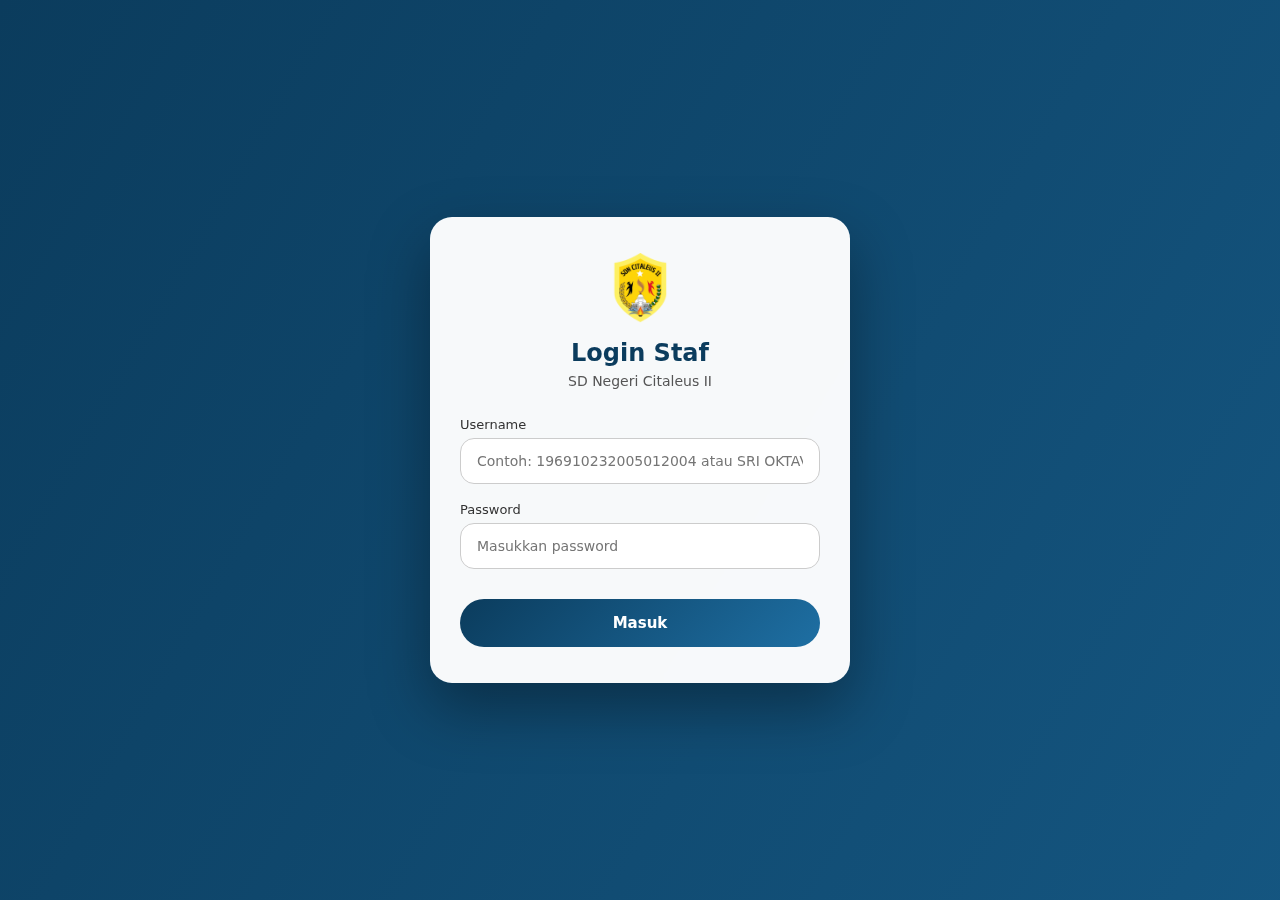
<file: outgtk.html>
<!DOCTYPE html>
<html lang="id">
<head>
  <meta charset="UTF-8">
  <title>Dashboard GTK</title>
  <meta name="viewport" content="width=device-width, initial-scale=1.0">
  <link rel="icon" type="image/png" href="aset/logo.png">

  <style>
    * { box-sizing: border-box; }

    body {
      margin: 0;
      background: #eef1f5;
      font-family: system-ui;
      color: #1f2937;
    }

    header {
      background: #0b3c5d;
      color: white;
      padding: 14px 18px;
      font-size: 16px;
      font-weight: 600;
    }

    /* ===============================
       CONTAINER
       =============================== */
    .container {
      max-width: 980px;
      margin: 22px auto;
      background: white;
      padding: 26px;
      border-radius: 18px;
      box-shadow: 0 10px 24px rgba(0,0,0,.15);
    }

    /* ===============================
       PROFIL
       =============================== */
    .profil-box {
      display: flex;
      gap: 26px;
      align-items: flex-start;
    }

    /* FOTO – ikut rasio asli */
    .profil-box img {
      max-width: 140px;
      width: auto;
      height: auto;
      object-fit: contain;      /* PENTING */
      border-radius: 14px;
      border: 1px solid #e5e7eb;
      background: #fafafa;
      padding: 6px;
    }

    #nama {
      margin: 0 0 6px 0;
      font-size: 22px;
      font-weight: 700;
      letter-spacing: .3px;
    }

    #jabatan {
      font-size: 14px;
      font-weight: 600;
      color: #1e6fa3;
      margin-bottom: 14px;
    }

    /* ===============================
       TABEL DATA (LEGA & RAPI)
       =============================== */
    table {
      width: 100%;
      border-collapse: separate;
      border-spacing: 0 6px;   /* jarak antar baris */
      font-size: 14px;
    }

    td {
      padding: 6px 6px;
      line-height: 1.6;
      vertical-align: top;
    }

    td:first-child {
      width: 34%;
      font-weight: 600;
      color: #374151;
      padding-right: 12px;
    }

    td:last-child {
      color: #111827;
    }

    /* status biar enak dilihat */
    #status {
      display: inline-block;
      padding: 4px 10px;
      border-radius: 999px;
      background: #eef2ff;
      color: #1e3a8a;
      font-weight: 600;
      font-size: 12px;
      letter-spacing: .3px;
    }

    /* ===============================
       TOOLS
       =============================== */
    .tools-title {
      margin-top: 34px;
      margin-bottom: 8px;
      font-weight: 700;
      font-size: 18px;
    }

    .tools-grid {
      margin-top: 16px;
      display: grid;
      grid-template-columns: repeat(auto-fit, minmax(160px, 1fr));
      gap: 14px;
    }

    .tool-card {
      background: #fff;
      border-radius: 14px;
      box-shadow: 0 4px 14px rgba(0,0,0,.1);
      cursor: pointer;
      transition: .25s ease;
      display: flex;
      flex-direction: column;
      overflow: hidden;
    }

    .tool-card:hover {
      transform: translateY(-5px);
      box-shadow: 0 12px 26px rgba(11,60,93,.25);
    }

    .tool-card-img {
      height: 110px;
      background: linear-gradient(135deg, #1e6fa3, #0b3c5d);
      display: flex;
      align-items: center;
      justify-content: center;
    }

    .tool-card-img img {
      width: 70%;
      height: 70%;
      object-fit: contain;
    }

    .tool-card-content {
      padding: 12px 12px 14px;
      display: flex;
      flex-direction: column;
      gap: 6px;
    }

    .tool-card-title {
      font-size: 13px;
      font-weight: 700;
      color: #0b3c5d;
      line-height: 1.3;
    }

    .tool-card-desc {
      font-size: 11px;
      line-height: 1.5;
      color: #6b7280;
    }

    /* ===============================
       RESPONSIVE
       =============================== */
    @media (max-width: 768px) {
      .profil-box {
        flex-direction: column;
        gap: 20px;
      }

      .profil-box img {
        max-width: 120px;
      }

      td:first-child {
        width: 42%;
      }
    }

    @media (max-width: 480px) {
      .container {
        padding: 18px;
      }

      #nama {
        font-size: 18px;
      }

      table {
        font-size: 13px;
      }
    }

    /* ===============================
       LOGOUT
       =============================== */
    .logout {
      margin-top: 22px;
      padding: 9px 16px;
      border-radius: 12px;
      border: none;
      background: #c62828;
      color: white;
      font-weight: 600;
      cursor: pointer;
    }

    .logout:hover {
      background: #b71c1c;
    }
  </style>
</head>
<body>
  <header>Dashboard GTK — SDN Citaleus II</header>

  <div class="container">
    <div class="profil-box">
      <img id="foto">
      <div>
        <h2 id="nama"></h2>
        <div id="jabatan"></div>
        <table>
          <tr>
            <td>NIP</td>
            <td id="nip"></td>
          </tr>
          <tr>
            <td>NUPTK</td>
            <td id="nuptk"></td>
          </tr>
          <tr>
            <td>Tempat Tanggal Lahir</td>
            <td id="tempat_tanggal_lahir"></td>
          </tr>
          <tr>
            <td>SK Pengangkatan</td>
            <td id="sk"></td>
          </tr>
          <tr>
            <td>Nomor NPWP</td>
            <td id="nomor_npwp"></td>
          </tr>
          <tr>
            <td>TMT</td>
            <td id="tmt"></td>
          </tr>
          <tr>
            <td>Golongan</td>
            <td id="golongan"></td>
          </tr>
          <tr>
            <td>Pendidikan</td>
            <td id="pendidikan"></td>
          </tr>
          <tr>
            <td>Menjabat Sebagai</td>
            <td id="menjabat"></td>
          </tr>
          <tr>
            <td>Status</td>
            <td id="status"></td>
          </tr>
          <tr>
            <td>No HP</td>
            <td id="hp"></td>
          </tr>
          <tr>
            <td>Alamat</td>
            <td id="alamat"></td>
          </tr>
        </table>
      </div>
    </div>

    <div class="tools-title">📚 Sumber Daya Pendidikan</div>
    <div class="tools-grid" id="toolsArea"></div>
    <button class="logout" onclick="logout()">Logout</button>
  </div>

  <script src="gtk.js"></script>
  <script>
    // Check login dan redirect jika tidak ada user
    const user = JSON.parse(localStorage.getItem("loginUser") || "{}");

    if (!user.username) {
      location.href = "login.html";
    }

    // Get user data dari GTK database
    const d = DATA_GTK[user.username];
    
    // Jika user tidak ditemukan di database, redirect ke login
    if (!d) {
      console.error("User not found in database. Username:", user.username);
      console.error("Available keys:", Object.keys(DATA_GTK));
      localStorage.removeItem("loginUser");
      location.href = "login.html";
    }

    // Populate profil data
    document.getElementById("foto").src = d.foto || "aset/default-teacher.jpg";
    document.getElementById("foto").onerror = function() { this.src = "aset/default-teacher.jpg"; };
    
    document.getElementById("nama").textContent = d.nama || "-";
    document.getElementById("jabatan").textContent = d.jabatan || "-";

    document.getElementById("nip").textContent = d.nip || "-";
    document.getElementById("nuptk").textContent = d.nuptk || "-";
    document.getElementById("tempat_tanggal_lahir").textContent = d.tempat_tanggal_lahir || "-";
    document.getElementById("sk").textContent = d.sk_pengangkatan || "-";
    document.getElementById("nomor_npwp").textContent = d.nomor_npwp || "-";
    document.getElementById("tmt").textContent = d.tmt || "-";
    document.getElementById("golongan").textContent = d.golongan || "-";
    document.getElementById("pendidikan").textContent = d.pendidikan || "-";
    document.getElementById("menjabat").textContent = d.menjabat || "-";
    document.getElementById("status").textContent = d.status_kepegawaian || "-";
    document.getElementById("hp").textContent = d.no_hp || "-";
    document.getElementById("alamat").textContent = d.alamat || "-";

    const TOOLS = [
      {
        logo: "https://guru.kemdikbud.go.id/favicon.ico",
        judul: "PMM - Platform Merdeka Mengajar",
        deskripsi: "Sumber resmi pemerintah untuk CP, ATP, dan modul ajar terlengkap menggunakan akun Belajar.id",
        link: "https://guru.kemdikbud.go.id"
      },
      {
        logo: "https://buku.kemdikbud.go.id/favicon.ico",
        judul: "Perangkat Ajar Kemdikbud",
        deskripsi: "Situs resmi untuk mencari contoh modul dan buku teks sesuai fase",
        link: "https://buku.kemdikbud.go.id"
      },
      {
        logo: "https://www.datadikdasmen.com/favicon.ico",
        judul: "Datadikdasmen",
        deskripsi: "Penyedia administrasi sekolah, RPP, dan modul ajar gratis yang sangat populer di kalangan guru SD",
        link: "https://www.datadikdasmen.com"
      },
      {
        logo: "https://www.gurumaju.com/favicon.ico",
        judul: "Guru Maju",
        deskripsi: "Menyediakan bank soal, perangkat ajar Kurikulum Merdeka, dan administrasi kelas secara lengkap",
        link: "https://www.gurumaju.com"
      },
      {
        logo: "https://www.ayomadrasah.id/favicon.ico",
        judul: "Ayo Madrasah",
        deskripsi: "Banyak membagikan template administrasi pendidikan dan generator dokumen sekolah",
        link: "https://www.ayomadrasah.id"
      },
      {
        logo: "https://www.zuhriindonesia.com/favicon.ico",
        judul: "Zuhri Indonesia",
        deskripsi: "Fokus pada perangkat ajar dan media pembelajaran yang bisa diunduh gratis",
        link: "https://www.zuhriindonesia.com"
      },
      {
        logo: "https://ayoguruberbagi.kemdikbud.go.id/favicon.ico",
        judul: "Guru Berbagi",
        deskripsi: "Komunitas berbagi RPP dan Modul Ajar antar sesama guru",
        link: "https://ayoguruberbagi.kemdikbud.go.id"
      },
      {
        logo: "https://ciptacendekia.com/favicon.ico",
        judul: "Cipta Cendekia",
        deskripsi: "Menyediakan tools pendukung untuk guru dan administrasi soal",
        link: "https://ciptacendekia.com"
      },
      {
        logo: "https://modulajarguru.com/favicon.ico",
        judul: "Modul Ajar Guru",
        deskripsi: "Situs khusus yang menyediakan draf modul ajar per fase di SD",
        link: "https://modulajarguru.com"
      },
      {
        logo: "https://www.apkapm.com/favicon.ico",
        judul: "Aplikasi Raport SD",
        deskripsi: "Situs yang sering membagikan template excel untuk aplikasi nilai dan raport",
        link: "https://www.apkapm.com"
      }
    ];

    const toolsArea = document.getElementById("toolsArea");

    if (toolsArea) {
      TOOLS.forEach(t => {
        const box = document.createElement("div");
        box.className = "tool-card";
        
        box.innerHTML = `
          <div class="tool-card-img">
            <img src="${t.logo}" onerror="this.src='data:image/svg+xml,%3Csvg xmlns=%22http://www.w3.org/2000/svg%22 viewBox=%220 0 100 100%22%3E%3Crect fill=%22%231e6fa3%22 width=%22100%22 height=%22100%22/%3E%3Ctext x=%2250%22 y=%2250%22 font-size=%2240%22 fill=%22white%22 text-anchor=%22middle%22 dominant-baseline=%22middle%22%3E📖%3C/text%3E%3C/svg%3E'" alt="${t.judul}">
          </div>
          <div class="tool-card-content">
            <div class="tool-card-title">${t.judul}</div>
            <div class="tool-card-desc" title="${t.deskripsi}">${t.deskripsi}</div>
          </div>
        `;
        box.onclick = () => window.open(t.link, "_blank");
        toolsArea.appendChild(box);
      });
    }

    function logout() {
      localStorage.removeItem("loginUser");
      location.href = "login.html";
    }
  </script>
</body>
</html>
</file>
<file: ai.css>
body {
    margin: 0;
    font-family: sans-serif;
    background: #e5e7eb; /* abu-abu */
    display: flex;
    flex-direction: column;
    height: 100vh;
  }
  
  header {
    background: #1e3a8a; /* biru tua */
    color: white;
    padding: 10px 16px;
    display: flex;
    align-items: center;
    justify-content: space-between;
  }
  
  header .logo {
    width: 40px;
    height: 40px;
    object-fit: contain;
    margin-right: 10px;
  }
  
  header h1 {
    margin: 0;
    font-size: 1rem;
    flex: 1;
    text-align: center;
  }
  
  .home-btn {
    color: white;
    font-size: 0.9rem;
    text-decoration: none;
  }
  
  main {
    flex: 1;
    display: flex;
    flex-direction: column;
    justify-content: flex-end;
    overflow: hidden;
  }
  
  #chatContainer {
    flex: 1;
    padding: 1rem;
    overflow-y: auto;
    display: flex;
    flex-direction: column;
    gap: 0.5rem;
  }
  
  .chat-bubble {
    max-width: 75%;
    padding: 10px;
    border-radius: 12px;
    display: inline-block;
    white-space: pre-wrap;
    word-wrap: break-word;
  }
  
  .user {
    align-self: flex-end;
    background: #2563eb;
    color: white;
    border-bottom-right-radius: 0;
  }
  
  .ai {
    align-self: flex-start;
    background: #f3f4f6;
    color: black;
    border-bottom-left-radius: 0;
  }
  
  #chatForm {
    display: flex;
    padding: 10px;
    background: white;
    border-top: 1px solid #ccc;
  }
  
  #userInput {
    flex: 1;
    resize: none;
    padding: 8px;
    border: 1px solid #ccc;
    border-radius: 8px;
    max-height: 6rem;
    overflow-y: auto;
  }
  
  button {
    margin-left: 10px;
    padding: 8px 12px;
    background: #1e3a8a;
    color: white;
  }
</file>
<file: string.css>
*{margin:0;padding:0;box-sizing:border-box;font-family:system-ui,sans-serif}body{background:#f4f6f9;color:#222;line-height:1.6;padding-top:70px}a{text-decoration:none;color:inherit}img{display:block;max-width:100%}button{cursor:pointer;border:none}.container{max-width:1200px;margin:0 auto;padding:0 20px}#mainHeader{position:fixed;top:0;width:100%;background:#0b3c5d;color:#fff;z-index:1000;padding:10px 20px;box-shadow:0 2px 8px rgba(0,0,0,.25);transition:transform 0.3s ease;display:flex;justify-content:space-between;align-items:center}.header-inner{display:flex;align-items:center;gap:12px}.header-text{display:flex;flex-direction:column;gap:2px}.logo{height:40px;width:40px;object-fit:contain}.school-name{font-weight:700;font-size:18px;letter-spacing:0.5px}.school-subtitle{font-size:11px;opacity:0.9;font-weight:400}#mainHeader nav a{margin-left:16px;color:#fff;font-weight:500;text-decoration:none;transition:0.2s}#mainHeader nav a:hover{color:#f7b733}.login-btn{background:#c9bb00;color:#0b3c5d;padding:6px 14px;border-radius:20px;font-weight:600}.hero-section{position:relative;height:65vh;overflow:hidden;background:linear-gradient(135deg,#0b3c5d 0%,#1e6fa3 100%);display:flex;align-items:center;justify-content:center;color:#fff;text-align:center}.carousel-container{position:absolute;inset:0;width:100%;height:100%}.carousel-slides{position:relative;width:100%;height:100%}.carousel-slide{position:absolute;inset:0;opacity:0;transition:opacity 0.6s ease;background-size:cover;background-position:center}.carousel-slide.active{opacity:1}.carousel-overlay{position:absolute;inset:0;background:rgba(11,60,93,0.5)}.carousel-controls{position:absolute;inset:0;display:flex;justify-content:space-between;align-items:center;z-index:5;padding:0 25px}.carousel-btn{background:rgba(255,255,255,0.3);color:#fff;border:none;width:45px;height:45px;border-radius:50%;font-size:20px;cursor:pointer;transition:all 0.3s ease;display:flex;align-items:center;justify-content:center}.carousel-btn:hover{background:rgba(255,255,255,0.5);transform:scale(1.1)}.carousel-indicators{position:absolute;bottom:20px;left:50%;transform:translateX(-50%);display:flex;gap:8px;z-index:5}.carousel-indicator{width:10px;height:10px;border-radius:50%;background:rgba(255,255,255,0.5);cursor:pointer;transition:all 0.3s ease}.carousel-indicator.active{background:#fff;width:30px;border-radius:5px}.hero-overlay{position:absolute;inset:0;background:url('data:image/svg+xml,<svg xmlns="http://www.w3.org/2000/svg" viewBox="0 0 1200 600"><rect fill="%230b3c5d" width="1200" height="600"/><path fill="%23ffffff" fill-opacity="0.05" d="M0,300 Q300,200 600,300 T1200,300 L1200,600 L0,600 Z"/></svg>');background-size:cover;opacity:0;z-index:0}.hero-content{position:relative;z-index:10;animation:fadeInUp 1s ease-out}.hero-title{font-size:3.5rem;font-weight:800;margin-bottom:20px;line-height:1.2;text-shadow:2px 2px 4px rgba(0,0,0,0.2)}.hero-subtitle{font-size:1.3rem;margin-bottom:40px;opacity:0.95;text-shadow:1px 1px 2px rgba(0,0,0,0.2)}.hero-buttons{display:flex;gap:20px;justify-content:center;flex-wrap:wrap}.hero-btn{padding:14px 36px;border-radius:50px;font-weight:600;transition:all 0.3s ease;border:2px solid #fff;display:inline-block}.btn-primary{background:#fff;color:#0b3c5d;text-decoration:none}.btn-primary:hover{transform:translateY(-3px);box-shadow:0 10px 25px rgba(0,0,0,0.2)}.btn-secondary{background:transparent;color:#fff;border:2px solid #fff;text-decoration:none}.btn-secondary:hover{background:#fff;color:#0b3c5d;transform:translateY(-3px)}.hero-slide-indicators{position:absolute;bottom:30px;left:50%;transform:translateX(-50%);display:flex;gap:10px;z-index:10}.section-title{font-size:2.5rem;font-weight:800;text-align:center;margin-bottom:15px;color:#0b3c5d;position:relative;padding-bottom:20px}.section-title::after{content:'';position:absolute;bottom:0;left:50%;transform:translateX(-50%);width:80px;height:4px;background:linear-gradient(90deg,#f7b733,#fc4a1a);border-radius:2px}.section-subtitle{text-align:center;color:#666;margin-bottom:40px;font-size:1.1rem}.about-section{padding:80px 20px;background:linear-gradient(135deg,#fff 0%,#f4f6f9 100%)}.about-grid{display:grid;grid-template-columns:repeat(auto-fit,minmax(280px,1fr));gap:30px;margin-top:50px}.about-card{background:#fff;padding:40px 30px;border-radius:16px;box-shadow:0 10px 30px rgba(0,0,0,0.08);text-align:center;transition:all 0.35s cubic-bezier(0.34,1.56,0.64,1);border-top:4px solid #0b3c5d}.about-card:hover{transform:translateY(-8px);box-shadow:0 20px 40px rgba(0,0,0,0.12);border-top-color:#f7b733}.about-icon{font-size:3rem;margin-bottom:20px}.about-card h3{font-size:1.5rem;color:#0b3c5d;margin-bottom:15px}.about-card p{color:#666;line-height:1.8;font-size:0.95rem}.stats-section{padding:80px 20px;background:linear-gradient(135deg,#0b3c5d 0%,#1e6fa3 100%)}.stats-title{color:#fff!important}.stats-title::after{background:linear-gradient(90deg,#f7b733,#fc4a1a)}.stats-grid{display:grid;grid-template-columns:repeat(auto-fit,minmax(200px,1fr));gap:30px;margin-top:50px;color:#fff}.stat-card{background:rgba(255,255,255,0.1);padding:40px 20px;border-radius:16px;text-align:center;backdrop-filter:blur(10px);border:1px solid rgba(255,255,255,0.2);transition:all 0.3s ease;color:#fff}.stat-card:hover{background:rgba(255,255,255,0.15);transform:translateY(-5px)}.stat-number{font-size:3rem;font-weight:800;margin-bottom:10px;text-shadow:2px 2px 4px rgba(0,0,0,0.3);color:#fff}.stat-label{font-size:1rem;opacity:0.95;color:#fff}.features-section{padding:80px 20px}.features-grid{display:grid;grid-template-columns:repeat(auto-fit,minmax(320px,1fr));gap:30px;margin-top:50px}.feature-card{background:#fff;padding:40px 30px;border-radius:16px;box-shadow:0 10px 30px rgba(0,0,0,0.08);text-align:center;transition:all 0.35s cubic-bezier(0.34,1.56,0.64,1)}.feature-card:hover{transform:translateY(-8px);box-shadow:0 20px 40px rgba(0,0,0,0.12)}.feature-icon{font-size:3rem;margin-bottom:20px;display:block}.feature-card h3{font-size:1.3rem;color:#0b3c5d;margin-bottom:12px}.feature-card p{color:#666;line-height:1.7;font-size:0.95rem}.ekstrakurikuler{padding:80px 20px;background:#f4f6f9}.ekstrakurikuler .section-title{color:#0b3c5d}.ekstra-grid{display:grid;grid-template-columns:repeat(auto-fit,minmax(300px,1fr));gap:25px;margin-top:50px}.ekstra-card{background:#fff;padding:35px 30px;border-radius:16px;box-shadow:0 8px 20px rgba(0,0,0,0.08);text-align:center;transition:all 0.35s cubic-bezier(0.34,1.56,0.64,1);position:relative;border-left:5px solid #ddd;overflow:hidden}.ekstra-card::before{content:'';position:absolute;inset:0;background:linear-gradient(135deg,rgba(247,183,51,0.1),rgba(252,74,26,0.1));transform:scaleX(0);transform-origin:left;transition:transform 0.35s ease;z-index:0}.ekstra-card.active::before{display:none}.ekstra-card.active{border-left-color:#0b3c5d;background:linear-gradient(135deg,#f4f6f9 0%,#e8f2f9 100%)}.ekstra-card:hover::before{transform:scaleX(1)}.ekstra-card:hover{transform:translateY(-8px);box-shadow:0 12px 35px rgba(0,0,0,0.15)}.ekstra-icon{font-size:3rem;margin-bottom:15px;display:block;animation:bounce 2s ease-in-out infinite}.ekstra-card h3{color:#0b3c5d;font-size:1.25rem;margin-bottom:12px;font-weight:700}.ekstra-card p{color:#666;font-size:0.95rem;line-height:1.6;margin-bottom:15px;position:relative;z-index:1}.badge{display:inline-block;padding:6px 16px;border-radius:20px;font-size:0.75rem;font-weight:700;background:#f0f0f0;color:#666;text-transform:uppercase;position:relative;z-index:1}.badge-required{background:#0b3c5d;color:#fff}.ekstra-note{text-align:center;color:#999;font-size:0.9rem;margin-top:30px;padding:25px;background:#fff;border-radius:12px;border-left:4px solid #f7b733}.spmb.enrollment-section{margin:80px auto;background:linear-gradient(135deg,#0b3c5d,#1e6fa3);color:#fff;padding:80px 40px;border-radius:22px;text-align:center;max-width:1000px;box-shadow:0 15px 40px rgba(11,60,93,0.3)}.enrollment-section h2{font-size:2.2rem;margin-bottom:15px;font-weight:800}.enrollment-subtitle{margin:10px 0 40px;font-size:1.1rem;opacity:0.95}.enrollment-buttons{display:flex;gap:20px;justify-content:center;flex-wrap:wrap;margin-top:30px}.cta.cta-primary{padding:16px 40px;border-radius:30px;background:#f7b733;color:#0b3c5d;font-weight:600;display:inline-block;transition:all 0.3s ease}.cta.cta-primary:hover{transform:translateY(-3px);box-shadow:0 10px 25px rgba(247,183,51,0.3)}.cta.cta-secondary{padding:16px 40px;border-radius:30px;background:transparent;color:#fff;border:2px solid #fff;font-weight:600;display:inline-block;transition:all 0.3s ease}.cta.cta-secondary:hover{background:#fff;color:#0b3c5d;transform:translateY(-3px)}.unggulan{max-width:1000px;margin:80px auto;padding:0 20px}.unggulan h2{text-align:center;margin-bottom:50px;font-size:2.5rem;font-weight:800;color:#0b3c5d}.vision-content{display:grid;gap:20px}.vision-item{background:#fff;padding:30px;border-radius:16px;box-shadow:0 8px 20px rgba(0,0,0,0.08);border-left:4px solid #0b3c5d;transition:all 0.3s ease}.vision-item:hover{box-shadow:0 12px 30px rgba(0,0,0,0.12);border-left-color:#f7b733}.vision-item h3{color:#0b3c5d;margin-bottom:10px;font-size:1.2rem}.vision-item p{color:#666;line-height:1.7}.spmb{margin:80px auto;background:linear-gradient(135deg,#f7b733,#fc4a1a);color:#fff;padding:60px 40px;border-radius:22px;text-align:center;max-width:1000px;box-shadow:0 15px 40px rgba(252,74,26,0.3)}.spmb h2{font-size:2rem;margin-bottom:15px}.spmb p{margin:10px 0 30px;font-size:1.1rem;opacity:0.95}.spmb-content{display:grid;grid-template-columns:repeat(auto-fit,minmax(200px,1fr));gap:20px;margin:30px 0;max-width:800px;margin-left:auto;margin-right:auto}.spmb-item{background:rgba(255,255,255,0.1);padding:25px;border-radius:12px;backdrop-filter:blur(10px);border:1px solid rgba(255,255,255,0.2);transition:all 0.3s ease}.spmb-item:hover{background:rgba(255,255,255,0.15);transform:translateY(-3px)}.spmb-item h3{margin-bottom:10px;font-size:1rem}.spmb-item p{font-size:0.9rem;opacity:0.9}.spmb .cta{display:inline-block;margin-top:20px;padding:16px 40px;border-radius:30px;background:#fff;color:#fc4a1a;font-weight:600;transition:transform 0.3s ease,box-shadow 0.3s ease}.spmb .cta:hover{transform:translateY(-4px);box-shadow:0 12px 25px rgba(0,0,0,0.2)}.spmb .cta:active{transform:scale(0.96)}.gallery-preview{padding:80px 20px}.gallery-card{background:linear-gradient(135deg,#0b3c5d 0%,#1e6fa3 100%);border-radius:18px;padding:60px 40px;color:#fff;cursor:pointer;text-align:center;position:relative;overflow:hidden;box-shadow:0 15px 40px rgba(11,60,93,0.3);transition:all 0.35s cubic-bezier(0.34,1.56,0.64,1);min-height:300px;display:flex;flex-direction:column;justify-content:center;align-items:center}.gallery-overlay{position:absolute;inset:0;background:rgba(0,0,0,0);transition:background 0.3s ease}.gallery-card:hover .gallery-overlay{background:rgba(0,0,0,0.2)}.gallery-card h3{font-size:2rem;margin-bottom:15px;font-weight:800;position:relative;z-index:2}.gallery-card p{font-size:1rem;opacity:0.9;position:relative;z-index:2}.gallery-cta{display:inline-block;margin-top:20px;font-size:1.1rem;font-weight:600;position:relative;z-index:2;animation:slideRight 2s ease-in-out infinite}.staf-section{padding:80px 20px;background:#f7f9fc}.staf-section h2{text-align:center;margin-bottom:15px;font-size:2.5rem;font-weight:800;color:#0b3c5d}.staf-subtitle{text-align:center;color:#666;margin-bottom:40px}.staf-outer-card{background:#fff;border-radius:18px;padding:24px;box-shadow:0 8px 22px rgba(0,0,0,.08)}.staf-inner-card{background:#f1f4f9;border-radius:16px;padding:18px;overflow:hidden}.staf-slider{display:flex;gap:16px;overflow-x:auto;scroll-behavior:smooth;padding-bottom:10px}.staf-slider::-webkit-scrollbar{height:6px}.staf-slider::-webkit-scrollbar-thumb{background:#cfd6e0;border-radius:10px}.staf-slider::-webkit-scrollbar-track{background:#f1f4f9}.staf-card{min-width:160px;background:#fff;border-radius:14px;padding:12px;border:1px solid #ddd;cursor:pointer;transition:.3s;text-align:center}.staf-card:hover{transform:translateY(-6px);box-shadow:0 10px 24px rgba(0,0,0,.12)}.staf-card img{border-radius:10px;border:2px solid #ddd;background:#eee;height:100px;width:100%;object-fit:cover}.staf-card .jabatan{margin-top:8px;font-size:14px;font-weight:600;color:#2c3e50}.staf-note{text-align:center;color:#999;font-size:0.9rem;margin-top:15px}.modal{display:none;position:fixed;inset:0;background:rgba(0,0,0,.65);justify-content:center;align-items:center;z-index:2000;animation:fadeIn 0.3s ease}.modal-content{background:#fff;border-radius:18px;padding:24px;width:90%;max-width:420px;text-align:center;animation:slideUp 0.3s ease}.modal-content img{width:150px;border-radius:12px;border:3px solid #ddd;margin:0 auto 12px;background:#eee;height:150px;object-fit:cover}.modal-content ul{list-style:none;text-align:left;margin-top:14px;font-size:14px}.modal-content li{margin-bottom:6px}.close{float:right;font-size:22px;cursor:pointer;transition:color 0.2s}.close:hover{color:#f7b733}.ai-promo{background:linear-gradient(135deg,#0b3c5d,#1e6fa3);color:white;padding:100px 20px;text-align:center;position:relative;overflow:hidden}.ai-promo::before{content:'';position:absolute;inset:0;background:url('data:image/svg+xml,<svg xmlns="http://www.w3.org/2000/svg" viewBox="0 0 1200 400"><rect fill="%230b3c5d" width="1200" height="400"/><path fill="%23ffffff" fill-opacity="0.03" d="M0,200 Q300,100 600,200 T1200,200 L1200,400 L0,400 Z"/></svg>');background-size:cover;opacity:0.5}.ai-content{position:relative;z-index:2;max-width:800px;margin:0 auto}.ai-promo h2{font-size:2.5rem;margin-bottom:15px;font-weight:800;background:linear-gradient(135deg,#f7b733,#fc4a1a);-webkit-background-clip:text;-webkit-text-fill-color:transparent;background-clip:text}.ai-promo p{margin:15px 0 30px;font-size:1.15rem;opacity:0.95;line-height:1.8}.ai-features{display:grid;grid-template-columns:repeat(auto-fit,minmax(200px,1fr));gap:20px;margin:40px 0;max-width:900px;margin-left:auto;margin-right:auto}.ai-feature-item{background:rgba(255,255,255,0.1);padding:20px;border-radius:12px;backdrop-filter:blur(10px);border:1px solid rgba(255,255,255,0.2);transition:all 0.3s ease}.ai-feature-item:hover{background:rgba(255,255,255,0.15);transform:translateY(-3px)}.ai-feature-item p{font-size:0.95rem;margin:0}.ai-button{display:inline-block;margin-top:25px;padding:16px 45px;border-radius:30px;background:#fff;color:#0b3c5d;font-weight:700;transition:all .3s ease;box-shadow:0 8px 20px rgba(0,0,0,0.2);font-size:1rem}.ai-button:hover{transform:translateY(-4px);box-shadow:0 12px 30px rgba(0,0,0,.3);background:#f7b733;color:#0b3c5d}.ai-button:active{transform:scale(.96)}.cta-section{padding:80px 20px;background:linear-gradient(135deg,#0b3c5d 0%,#1e6fa3 100%);color:#fff;text-align:center}.cta-section h2{font-size:2.5rem;font-weight:800;margin-bottom:15px}.cta-section p{font-size:1.1rem;margin-bottom:40px;opacity:0.95}.cta-buttons{display:flex;gap:20px;justify-content:center;flex-wrap:wrap}.cta-btn{padding:14px 36px;border-radius:50px;font-weight:600;transition:all 0.3s ease;border:2px solid #fff;display:inline-block;text-decoration:none}.cta-btn-primary{background:#fff;color:#0b3c5d}.cta-btn-primary:hover{transform:translateY(-3px);box-shadow:0 10px 25px rgba(0,0,0,0.2)}.cta-btn-secondary{background:transparent;color:#fff}.cta-btn-secondary:hover{background:#fff;color:#0b3c5d;transform:translateY(-3px)}.quick-links{padding:60px 20px;background:#f4f6f9}.quick-links h3{text-align:center;color:#0b3c5d;margin-bottom:40px;font-size:1.8rem;font-weight:800}.links-grid{display:grid;grid-template-columns:repeat(auto-fit,minmax(180px,1fr));gap:20px}.quick-link{display:block;padding:25px;background:#fff;border-radius:14px;color:#0b3c5d;font-weight:600;text-align:center;box-shadow:0 8px 20px rgba(0,0,0,0.08);transition:all 0.3s ease;border:2px solid transparent}.quick-link:hover{transform:translateY(-5px);border-color:#0b3c5d;box-shadow:0 12px 30px rgba(0,0,0,0.12)}.card{background:#fff;border-radius:18px;padding:22px;margin:20px auto;max-width:1000px;box-shadow:0 10px 25px rgba(0,0,0,.08);transition:.3s;text-align:center}.card:hover{transform:translateY(-4px);box-shadow:0 14px 30px rgba(0,0,0,.12)}.galeri-card{cursor:pointer}.galeri-card h3{font-size:18px;margin-bottom:6px;color:#0b3c5d}.galeri-card p{font-size:14px;color:#555}.galeri-card:hover{transform:translateY(-4px)}footer{background:#0b3c5d;color:white;padding:60px 20px 30px;text-align:left}.footer-content{display:grid;grid-template-columns:repeat(auto-fit,minmax(250px,1fr));gap:40px;max-width:1200px;margin:0 auto;margin-bottom:30px}.footer-section h4{margin-bottom:15px;font-size:1.1rem;color:#f7b733}.footer-section p{line-height:1.8;opacity:0.9;font-size:0.95rem}.footer-bottom{text-align:center;padding-top:20px;border-top:1px solid rgba(255,255,255,0.1);opacity:0.8}.cards{display:grid;grid-template-columns:repeat(auto-fit,minmax(180px,1fr));gap:16px;padding:30px 20px}.cards .card{text-align:center;font-size:15px}@keyframes fadeIn{from{opacity:0}to{opacity:1}}@keyframes slideUp{from{transform:translateY(20px);opacity:0}to{transform:translateY(0);opacity:1}}@keyframes fadeInUp{from{transform:translateY(30px);opacity:0}to{transform:translateY(0);opacity:1}}@keyframes slideRight{0%,100%{transform:translateX(0)}50%{transform:translateX(10px)}}@media(max-width:1024px){.hero-title{font-size:2.8rem}.section-title{font-size:2rem}.about-grid,.features-grid,.stats-grid{grid-template-columns:repeat(2,1fr)}.footer-content{grid-template-columns:1fr}.vision-content{max-width:100%}}@media(max-width:768px){.hero-section{height:50vh}.hero-title{font-size:2rem}.hero-subtitle{font-size:1rem}.hero-buttons{gap:10px}.header-text{gap:1px}.school-subtitle{display:none}.school-name{font-size:16px}#mainHeader nav a{font-size:12px;margin-left:12px}.section-title{font-size:1.8rem}.about-grid,.features-grid,.stats-grid{grid-template-columns:1fr}.spmb{margin:40px 20px;padding:40px 20px}.spmb h2{font-size:1.5rem}.spmb-content{grid-template-columns:1fr}.cta-buttons{flex-direction:column}.cta-btn{width:100%}.links-grid{grid-template-columns:repeat(2,1fr)}.footer-content{grid-template-columns:1fr;gap:30px}.hero-btn{padding:12px 28px;font-size:0.95rem}}.burger{display:none;font-size:26px;cursor:pointer;color:#fff}@media(max-width:768px){#mainHeader nav{display:none;flex-direction:column;background:#0b3c5d;position:absolute;top:70px;right:0;width:100%;text-align:center;padding:10px 0;box-shadow:0 8px 16px rgba(0,0,0,0.2)}#mainHeader nav a{margin:10px 0;display:block}.burger{display:block}#mainHeader nav.active{display:flex}}
</file>
